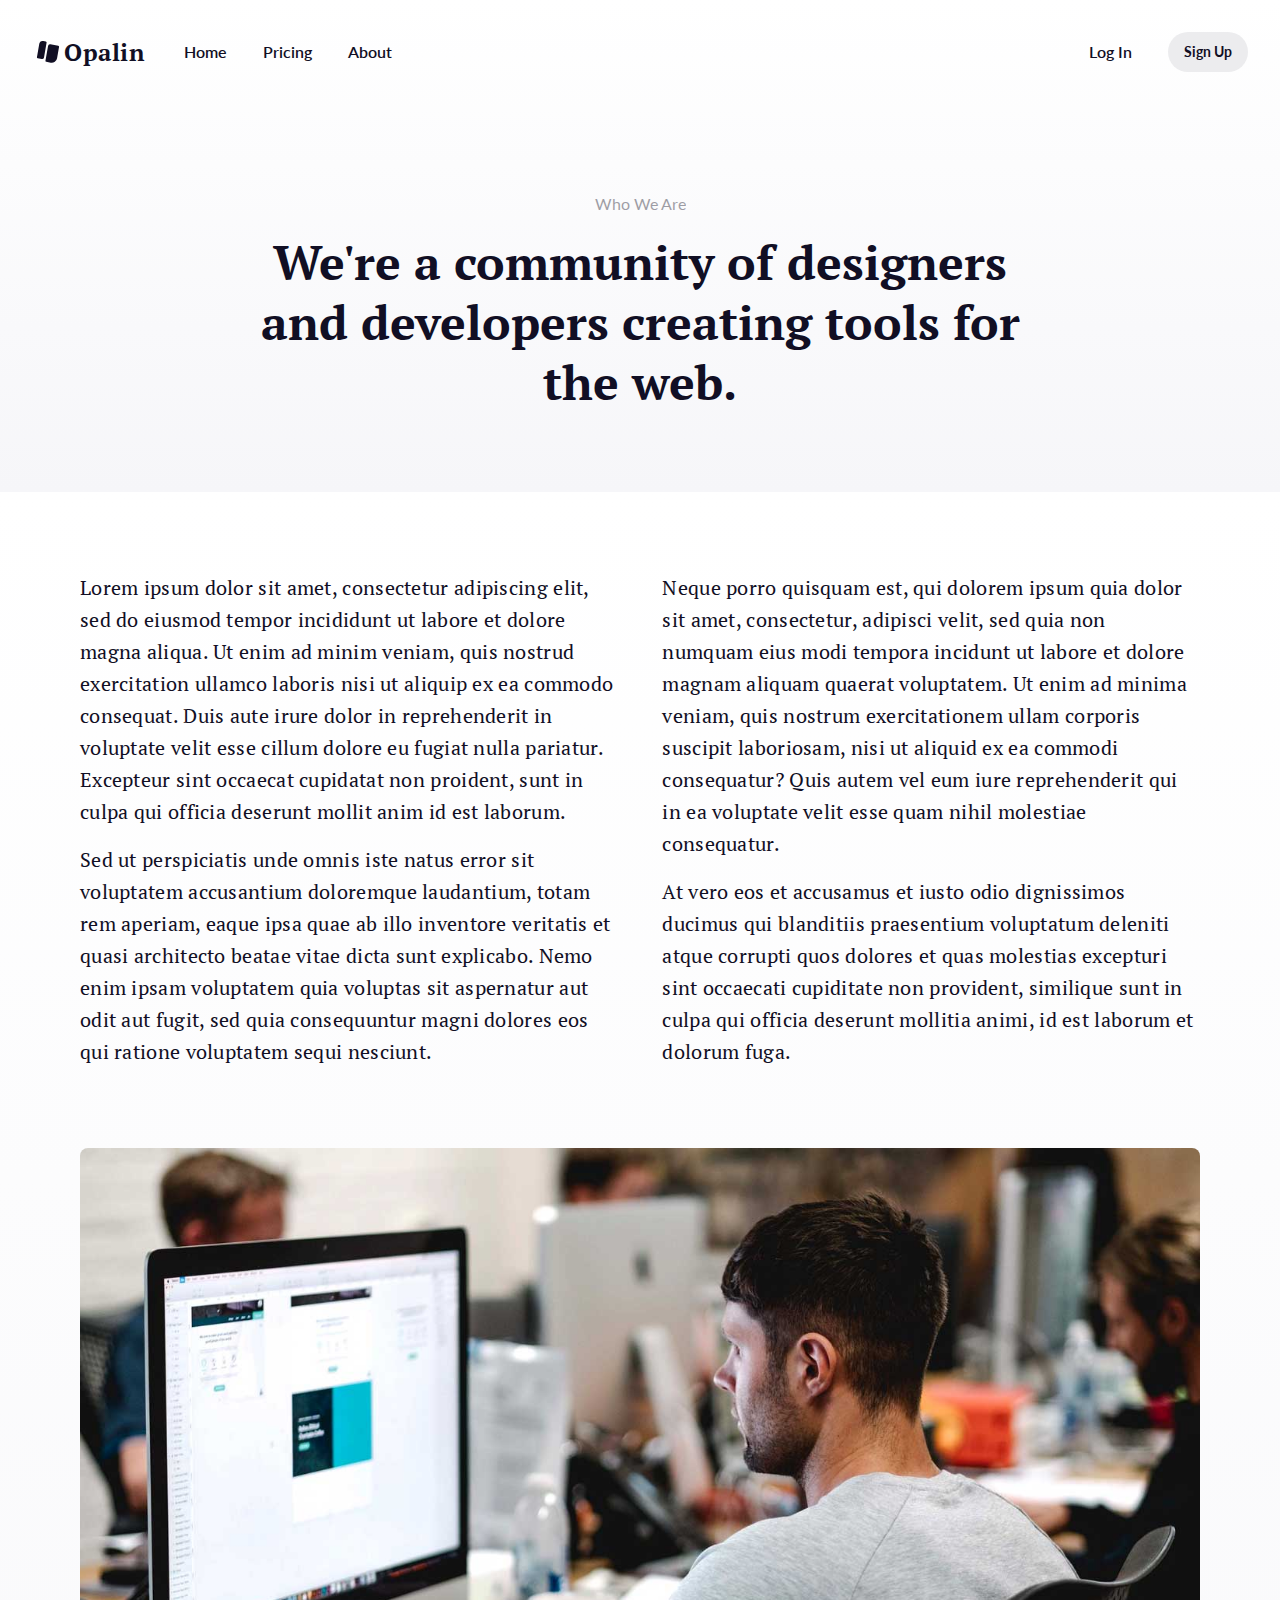
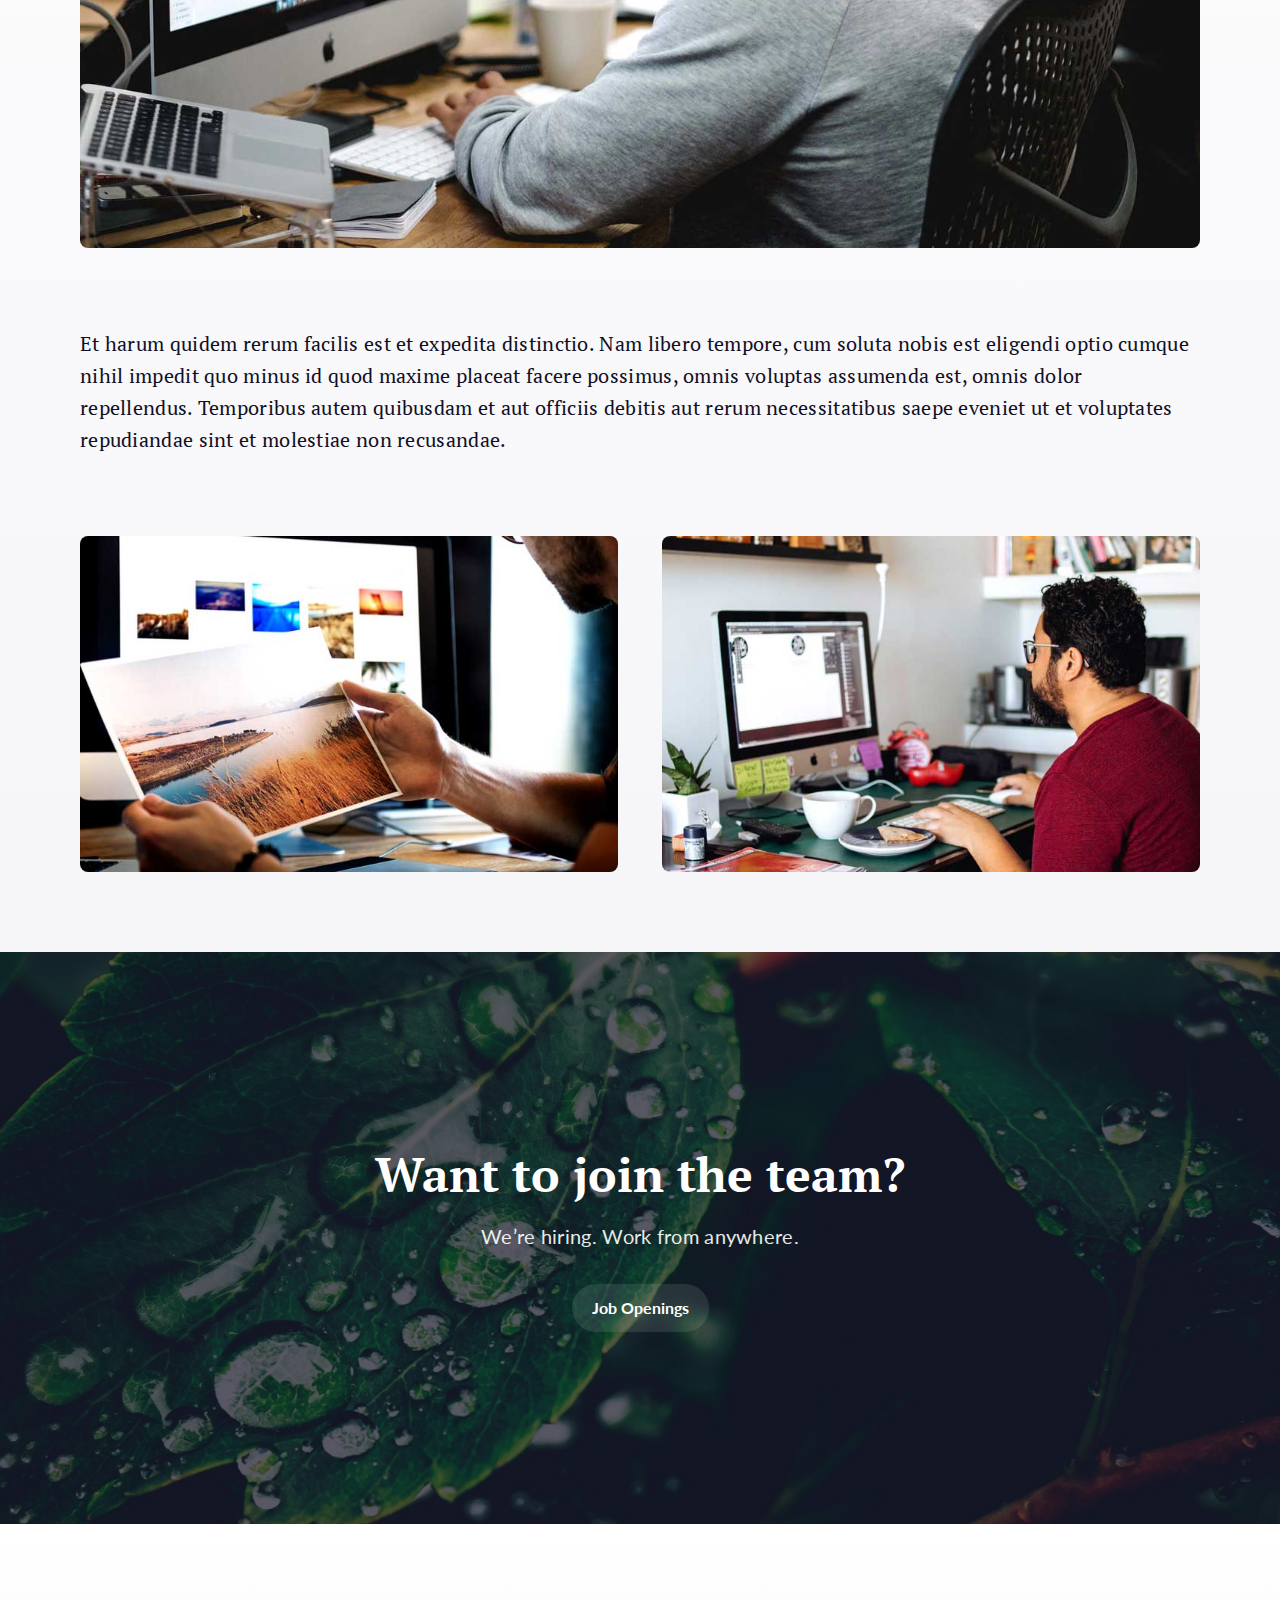
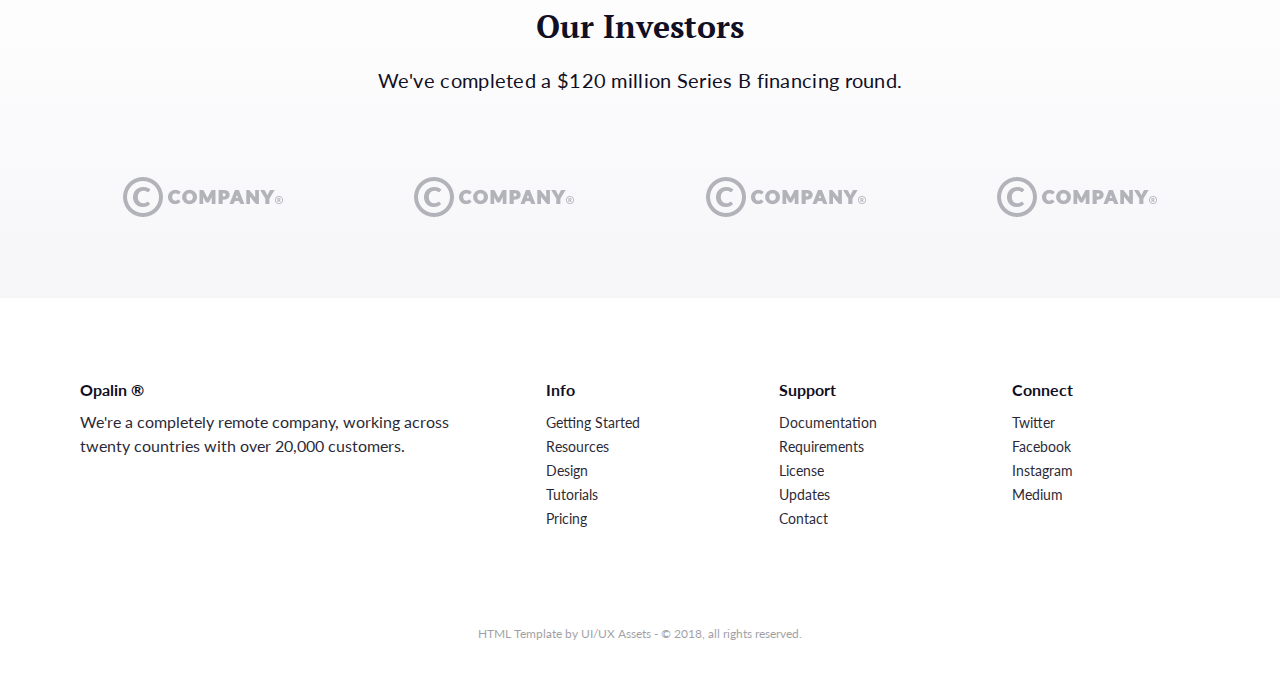
<file: about.html>
<!doctype html>
<html lang="en">
<head>
  <title>Opalin HTML Template - About</title>
  <meta charset="utf-8">
  <meta name="description" content="A minimal and responsive HTML5 landing page built on lightweight, clean and customizable code.">
  <meta name="viewport" content="width=device-width">
  <link rel="apple-touch-icon-precomposed" href="media/favicon.png">
  <link rel="icon" href="media/favicon.png">
  <link rel="mask-icon" href="media/favicon.svg" color="rgb(36,38,58)">
  <link rel="shortcut icon" href="media/favicon.png">
  <link rel="stylesheet" href="css/main.css">
</head>
<body class="page page-about preload">

  <header class="header-main">
    <nav>
      <a href="index.html" class="logo" rel="home"><svg xmlns="http://www.w3.org/2000/svg" xmlns:xlink="http://www.w3.org/1999/xlink" width="24" height="24" viewBox="0 0 24 24"><path d="M7.335 1.023l2.462.434a1 1 0 0 1 .811 1.159L8.004 17.388a2 2 0 0 1-2.317 1.622l-3.94-.694a1 1 0 0 1-.81-1.159L3.28 3.862a3.5 3.5 0 0 1 4.054-2.839zm7.039 3.272l7.878 1.39a1 1 0 0 1 .812 1.158l-1.997 11.325a5.5 5.5 0 0 1-6.372 4.461l-4.431-.78a1 1 0 0 1-.812-1.16l2.605-14.771a2 2 0 0 1 2.317-1.623z" fill="currentColor"/></svg><span>Opalin</span></a>
      <div class="nav-toggle"></div>
      <ul class="inline">
        <li><a href="index.html">Home</a></li>
        <li><a href="pricing.html">Pricing</a></li>
        <li><a href="about.html" class="active">About</a></li>
      </ul>
      <ul class="inline right">
        <li><a href="login.html">Log In</a></li>
        <li><a href="signup.html" class="button button-secondary button-m full-width-tablet" role="button">Sign Up</a></li>
      </ul>
    </nav>
  </header>

  <main>

    <section class="bg-gradient-light center padding padding-top">
      <div class="max-width-m">
        <p class="muted">Who We Are</p>
        <h1 class="hero">We're a community of designers and developers creating tools for the web.</h1>
      </div>
    </section>

    <section class="bg-gradient-light padding">
      <div class="max-width-l">
        <div class="row reduce-spacing">
          <div class="col-one-half">
            <p class="paragraph serif">Lorem ipsum dolor sit amet, consectetur adipiscing elit, sed do eiusmod tempor incididunt ut labore et dolore magna aliqua. Ut enim ad minim veniam, quis nostrud exercitation ullamco laboris nisi ut aliquip ex ea commodo consequat. Duis aute irure dolor in reprehenderit in voluptate velit esse cillum dolore eu fugiat nulla pariatur. Excepteur sint occaecat cupidatat non proident, sunt in culpa qui officia deserunt mollit anim id est laborum.</p>
            <p class="paragraph serif">Sed ut perspiciatis unde omnis iste natus error sit voluptatem accusantium doloremque laudantium, totam rem aperiam, eaque ipsa quae ab illo inventore veritatis et quasi architecto beatae vitae dicta sunt explicabo. Nemo enim ipsam voluptatem quia voluptas sit aspernatur aut odit aut fugit, sed quia consequuntur magni dolores eos qui ratione voluptatem sequi nesciunt.</p>
          </div>
          <div class="col-one-half">
            <p class="paragraph serif">Neque porro quisquam est, qui dolorem ipsum quia dolor sit amet, consectetur, adipisci velit, sed quia non numquam eius modi tempora incidunt ut labore et dolore magnam aliquam quaerat voluptatem. Ut enim ad minima veniam, quis nostrum exercitationem ullam corporis suscipit laboriosam, nisi ut aliquid ex ea commodi consequatur? Quis autem vel eum iure reprehenderit qui in ea voluptate velit esse quam nihil molestiae consequatur.</p>
            <p class="paragraph serif">At vero eos et accusamus et iusto odio dignissimos ducimus qui blanditiis praesentium voluptatum deleniti atque corrupti quos dolores et quas molestias excepturi sint occaecati cupiditate non provident, similique sunt in culpa qui officia deserunt mollitia animi, id est laborum et dolorum fuga.</p>
          </div>
        </div>
        <img class="full-width margin-bottom margin-top rounded" src="media/content/about-01.jpg" srcset="media/content/about-01.jpg 1x, media/content/about-01@2x.jpg 2x" alt="About">
        <p class="paragraph serif">Et harum quidem rerum facilis est et expedita distinctio. Nam libero tempore, cum soluta nobis est eligendi optio cumque nihil impedit quo minus id quod maxime placeat facere possimus, omnis voluptas assumenda est, omnis dolor repellendus. Temporibus autem quibusdam et aut officiis debitis aut rerum necessitatibus saepe eveniet ut et voluptates repudiandae sint et molestiae non recusandae.</p>
        <div class="row margin-top">
          <div class="col-one-half">
            <img class="full-width rounded" src="media/content/about-02.jpg" srcset="media/content/about-02.jpg 1x, media/content/about-02@2x.jpg 2x" alt="About">
          </div>
          <div class="col-one-half">
            <img class="full-width rounded" src="media/content/about-03.jpg" srcset="media/content/about-03.jpg 1x, media/content/about-03@2x.jpg 2x" alt="About">
          </div>
        </div>
      </div>
    </section>

    <section class="bg-image-07 dark overlay padding padding-bottom padding-top">
      <div class="center max-width-m">
        <h2>Want to join the team?</h2>
        <p class="paragraph">We’re hiring. Work from anywhere.</p>
        <a href="#" class="button button-secondary space-top" role="button">Job Openings</a>
      </div>
    </section>

    <section class="bg-gradient-light center padding">
      <div class="max-width-l">
        <div class="margin-bottom max-width-m">
          <h3>Our Investors</h3>
          <p class="paragraph">We've completed a $120 million Series B financing round.</p>
        </div>
        <div class="row min-two-columns">
          <div class="col-one-fourth">
            <img src="media/content/trusted-company.png" srcset="media/content/trusted-company.png 1x, media/content/trusted-company@2x.png 2x" alt="Trusted Company">
          </div>
          <div class="col-one-fourth">
            <img src="media/content/trusted-company.png" srcset="media/content/trusted-company.png 1x, media/content/trusted-company@2x.png 2x" alt="Trusted Company">
          </div>
          <div class="col-one-fourth">
            <img src="media/content/trusted-company.png" srcset="media/content/trusted-company.png 1x, media/content/trusted-company@2x.png 2x" alt="Trusted Company">
          </div>
          <div class="col-one-fourth">
            <img src="media/content/trusted-company.png" srcset="media/content/trusted-company.png 1x, media/content/trusted-company@2x.png 2x" alt="Trusted Company">
          </div>
        </div>
      </div>
    </section>

  </main>

  <footer class="footer-main">
    <div class="padding">
      <div class="row center-desktop max-width-l">
        <div class="col-two-fifths">
          <h6>Opalin ®</h6>
          <p>We're a completely remote company, working across twenty countries with over 20,000 customers.</p>
        </div>
        <div class="col-one-fifth">
          <h6>Info</h6>
          <ul class="blank">
            <li><a href="#">Getting Started</a></li>
            <li><a href="#">Resources</a></li>
            <li><a href="#">Design</a></li>
            <li><a href="#">Tutorials</a></li>
            <li><a href="#">Pricing</a></li>
          </ul>
        </div>
        <div class="col-one-fifth">
          <h6>Support</h6>
          <ul class="blank">
            <li><a href="#">Documentation</a></li>
            <li><a href="#">Requirements</a></li>
            <li><a href="#">License</a></li>
            <li><a href="#">Updates</a></li>
            <li><a href="#">Contact</a></li>
          </ul>
        </div>
        <div class="col-one-fifth">
          <h6>Connect</h6>
          <ul class="blank">
            <li><a href="#">Twitter</a></li>
            <li><a href="#">Facebook</a></li>
            <li><a href="#">Instagram</a></li>
            <li><a href="#">Medium</a></li>
          </ul>
        </div>
      </div>
    </div>
    <p class="copyright"><span>HTML Template by </span><a href="https://uiuxassets.com/" target="_blank">UI/UX Assets</a><span> - © 2018, all rights reserved.</span></p>
  </footer>

  <script src="js/main.js"></script>
</body>
</html>
</file>
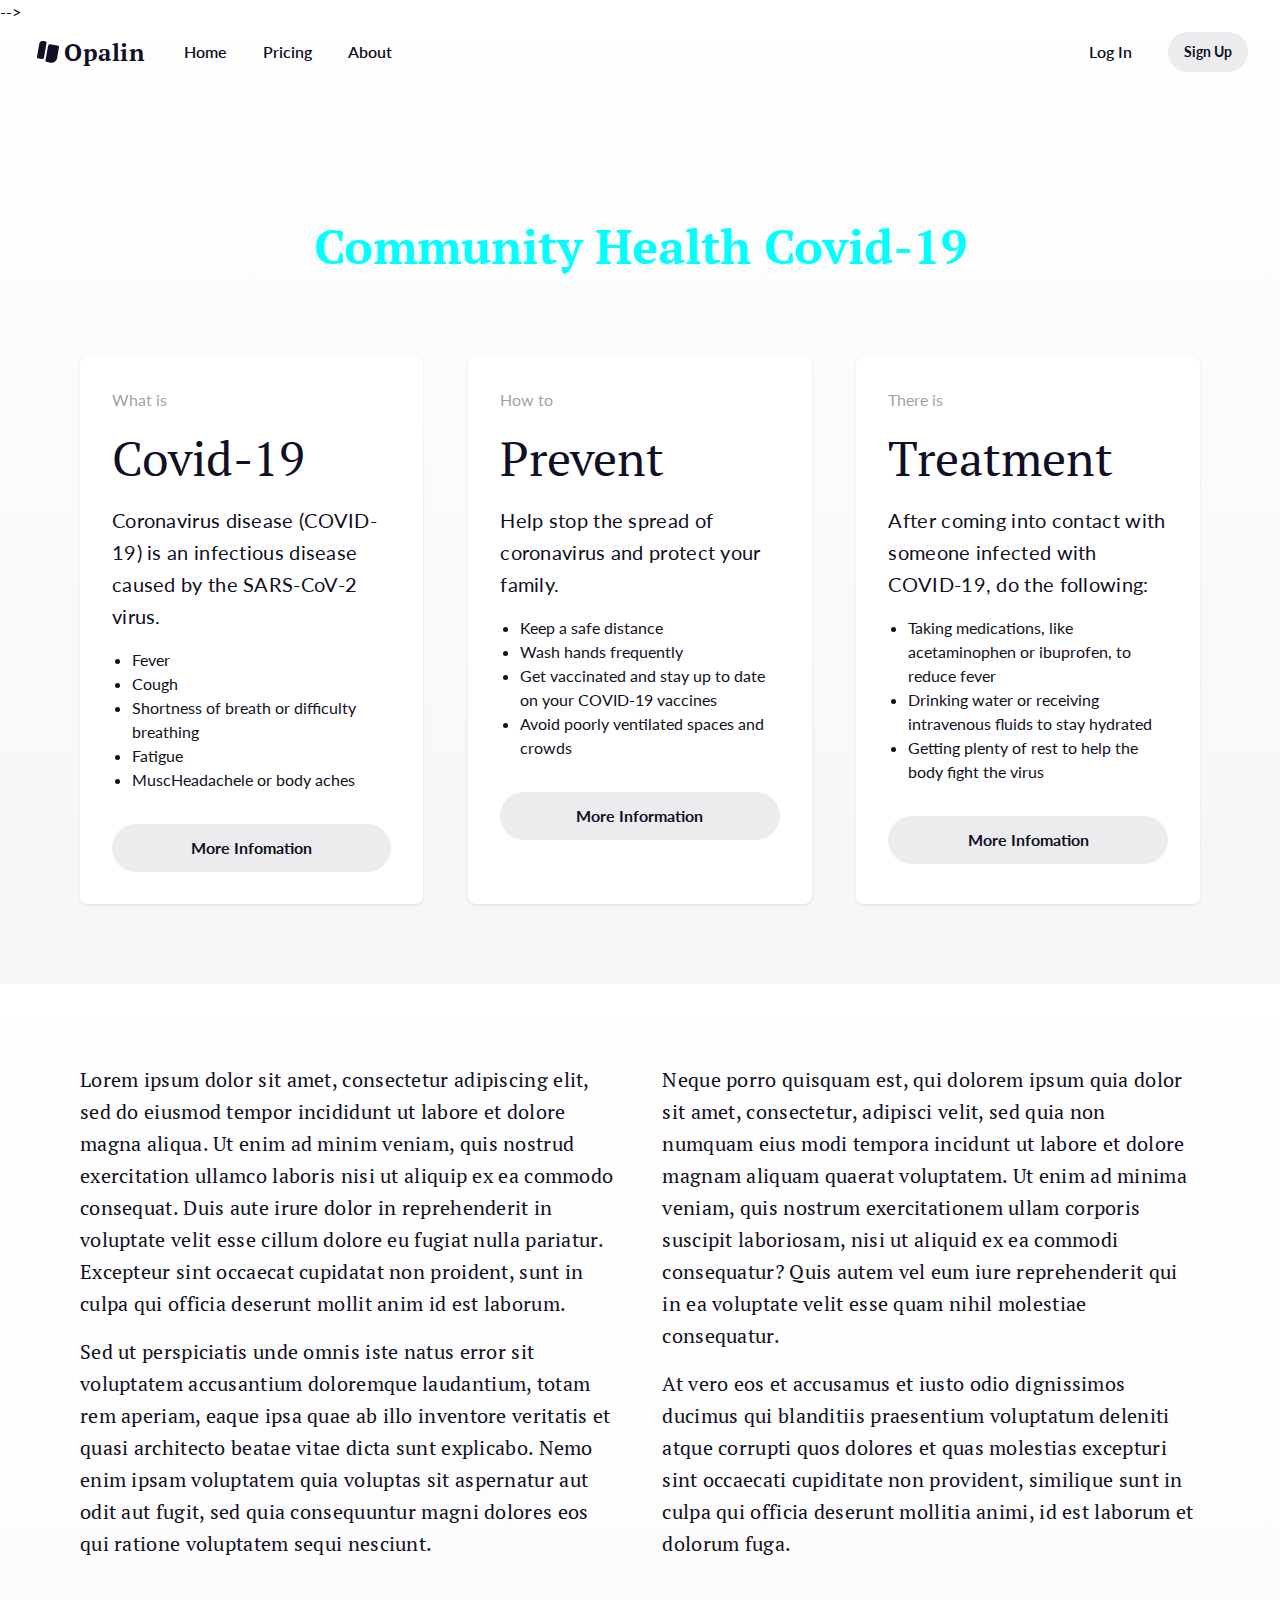
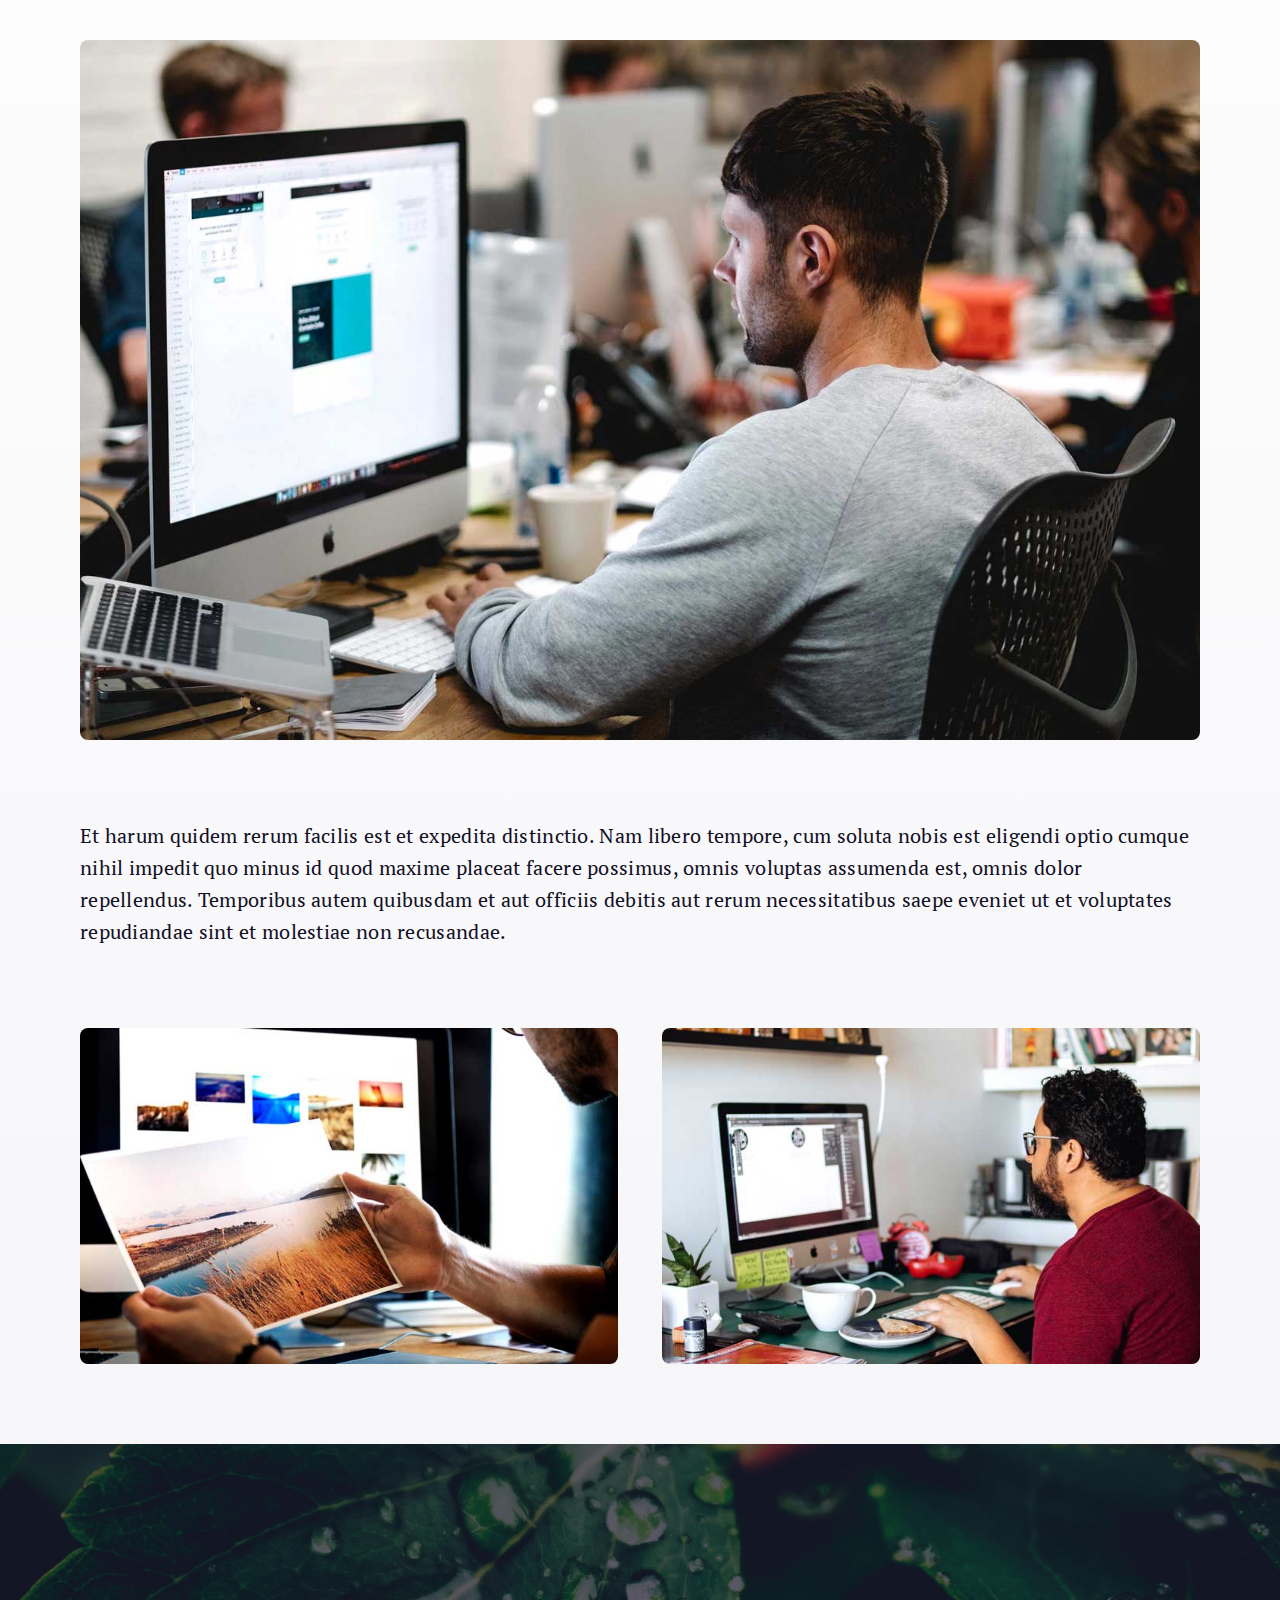
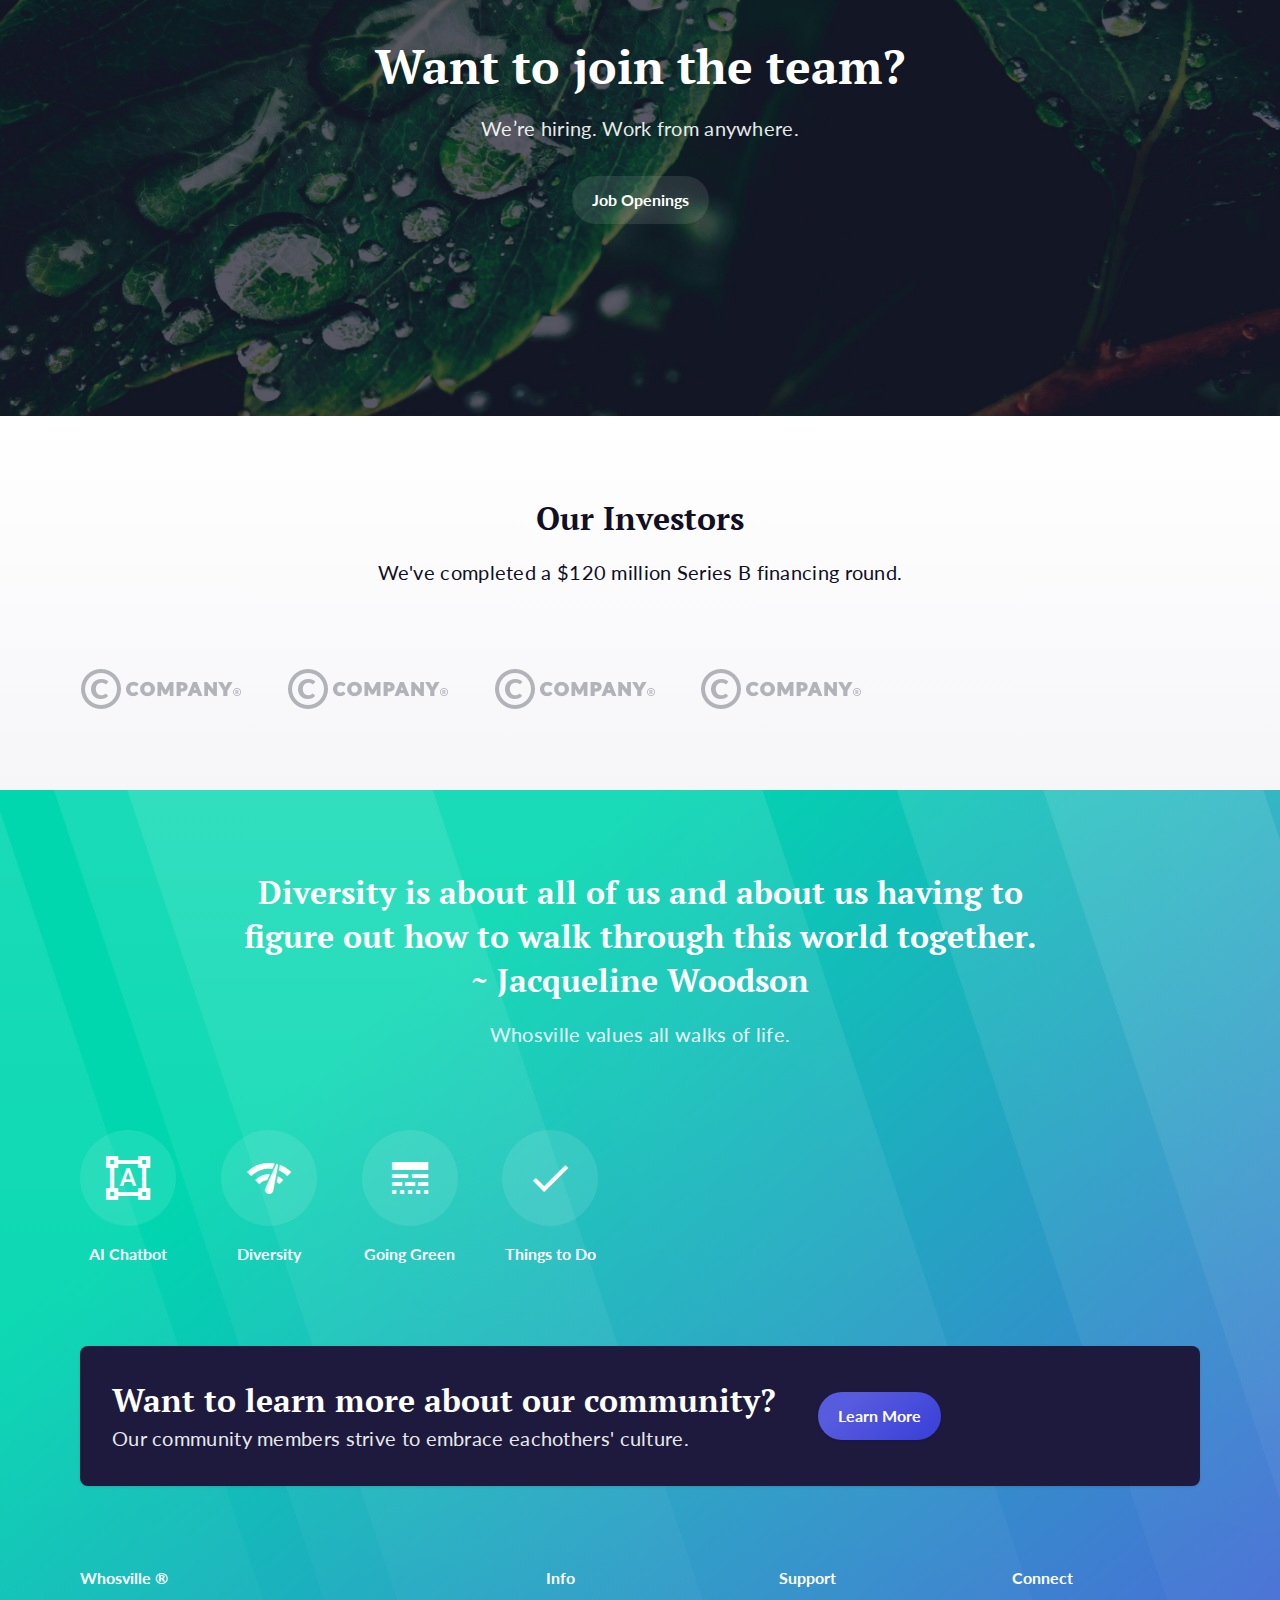
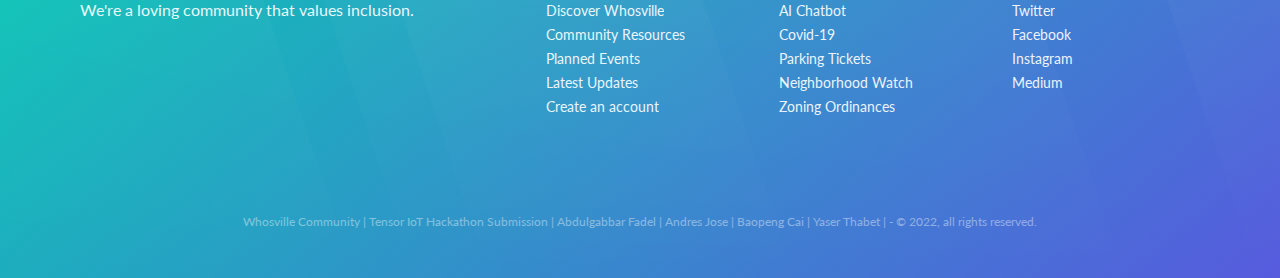
<file: covid.html>
<!doctype html>
<html lang="en">
<head>
  <title>Opalin HTML Template - About</title>
  <meta charset="utf-8">
  <meta name="description" content="A minimal and responsive HTML5 landing page built on lightweight, clean and customizable code.">
  <meta name="viewport" content="width=device-width">
  <link rel="apple-touch-icon-precomposed" href="media/favicon.png">
  <link rel="icon" href="media/favicon.png">
  <link rel="mask-icon" href="media/favicon.svg" color="rgb(36,38,58)">
  <link rel="shortcut icon" href="media/favicon.png">
 <link rel="stylesheet" href="./covid.css"> -->
  <link rel="stylesheet" href="css/main.css">
</head>
<body class="page page-about preload">

  <header class="header-main">
    <nav>
      <a href="index.html" class="logo" rel="home"><svg xmlns="http://www.w3.org/2000/svg" xmlns:xlink="http://www.w3.org/1999/xlink" width="24" height="24" viewBox="0 0 24 24"><path d="M7.335 1.023l2.462.434a1 1 0 0 1 .811 1.159L8.004 17.388a2 2 0 0 1-2.317 1.622l-3.94-.694a1 1 0 0 1-.81-1.159L3.28 3.862a3.5 3.5 0 0 1 4.054-2.839zm7.039 3.272l7.878 1.39a1 1 0 0 1 .812 1.158l-1.997 11.325a5.5 5.5 0 0 1-6.372 4.461l-4.431-.78a1 1 0 0 1-.812-1.16l2.605-14.771a2 2 0 0 1 2.317-1.623z" fill="currentColor"/></svg><span>Opalin</span></a>
      <div class="nav-toggle"></div>
      <ul class="inline">
        <li><a href="index.html">Home</a></li>
        <li><a href="pricing.html">Pricing</a></li>
        <li><a href="about.html" class="active">About</a></li>
      </ul>
      <ul class="inline right">
        <li><a href="login.html">Log In</a></li>
        <li><a href="signup.html" class="button button-secondary button-m full-width-tablet" role="button">Sign Up</a></li>
      </ul>
    </nav>
  </header>

  <main>

    <section class="bg-gradient-light padding padding-top">
        <div class="center max-width-l">
          <h1 class="hero">Community Health Covid-19</h1>
        </div>
        <div class="row margin-top max-width-l">
          <div class="col-one-third card card-content">
            <p class="muted">What is </p>
            <h2>
              <span class="pricing-price">Covid-19</span>
            </h2>
            <p class="paragraph">Coronavirus disease (COVID-19) is an infectious disease caused by the SARS-CoV-2 virus.</p>
            <ul class="space-bottom">
              <li>Fever</li>
              <li>Cough</li>
              <li>Shortness of breath or difficulty breathing</li>
              <li>Fatigue</li>
              <li>MuscHeadachele or body aches</li>
            </ul>
            <a href="https://www.who.int/health-topics/coronavirus#tab=tab_1" class="button button-secondary full-width space-top" role="button">More Infomation</a>
          </div>
          <div class="col-one-third card card-content">
            <p class="muted">How to </p>
            <h2>
              <span class="pricing-price">Prevent</spanm> 
            </h2>
            <p class="paragraph">Help stop the spread of coronavirus and protect your family.</p>
            <ul class="space-bottom">
              <li>Keep a safe distance</li>
              <li>Wash hands frequently</li>
              <li>Get vaccinated and stay up to date on your COVID-19 vaccines</li>
              <li>Avoid poorly ventilated spaces and crowds</li>             
            </ul>
            <a href="https://www.who.int/zh/emergencies/diseases/novel-coronavirus-2019/advice-for-public" class="button button-secondary full-width space-top" role="button">More Information</a>
          </div>
          <div class="col-one-third card card-content">
            <p class="muted">There is</p>
            <h2>
              <span class="pricing-price">Treatment</span>            
            </h2>
            <p class="paragraph">After coming into contact with someone infected with COVID-19, do the following:</p>
            <ul class="space-bottom">
              <li>Taking medications, like acetaminophen or ibuprofen, to reduce fever</li>
              <li>Drinking water or receiving intravenous fluids to stay hydrated</li>
              <li>Getting plenty of rest to help the body fight the virus</li>
            </ul>
            <a href="https://www.who.int/zh/emergencies/diseases/novel-coronavirus-2019/question-and-answers-hub/q-a-detail/coronavirus-disease-covid-19" class="button button-secondary full-width space-top" role="button">More Infomation</a>
          </div>
        </div>
      </section>
 
    
    
  


    <section class="bg-gradient-light padding">
      <div class="max-width-l">
        <div class="row reduce-spacing">
          <div class="col-one-half">
            <p class="paragraph serif">Lorem ipsum dolor sit amet, consectetur adipiscing elit, sed do eiusmod tempor incididunt ut labore et dolore magna aliqua. Ut enim ad minim veniam, quis nostrud exercitation ullamco laboris nisi ut aliquip ex ea commodo consequat. Duis aute irure dolor in reprehenderit in voluptate velit esse cillum dolore eu fugiat nulla pariatur. Excepteur sint occaecat cupidatat non proident, sunt in culpa qui officia deserunt mollit anim id est laborum.</p>
            <p class="paragraph serif">Sed ut perspiciatis unde omnis iste natus error sit voluptatem accusantium doloremque laudantium, totam rem aperiam, eaque ipsa quae ab illo inventore veritatis et quasi architecto beatae vitae dicta sunt explicabo. Nemo enim ipsam voluptatem quia voluptas sit aspernatur aut odit aut fugit, sed quia consequuntur magni dolores eos qui ratione voluptatem sequi nesciunt.</p>
          </div>
          <div class="col-one-half">
            <p class="paragraph serif">Neque porro quisquam est, qui dolorem ipsum quia dolor sit amet, consectetur, adipisci velit, sed quia non numquam eius modi tempora incidunt ut labore et dolore magnam aliquam quaerat voluptatem. Ut enim ad minima veniam, quis nostrum exercitationem ullam corporis suscipit laboriosam, nisi ut aliquid ex ea commodi consequatur? Quis autem vel eum iure reprehenderit qui in ea voluptate velit esse quam nihil molestiae consequatur.</p>
            <p class="paragraph serif">At vero eos et accusamus et iusto odio dignissimos ducimus qui blanditiis praesentium voluptatum deleniti atque corrupti quos dolores et quas molestias excepturi sint occaecati cupiditate non provident, similique sunt in culpa qui officia deserunt mollitia animi, id est laborum et dolorum fuga.</p>
          </div>
        </div>
        <img class="full-width margin-bottom margin-top rounded" src="media/content/about-01.jpg" srcset="media/content/about-01.jpg 1x, media/content/about-01@2x.jpg 2x" alt="About">
        <p class="paragraph serif">Et harum quidem rerum facilis est et expedita distinctio. Nam libero tempore, cum soluta nobis est eligendi optio cumque nihil impedit quo minus id quod maxime placeat facere possimus, omnis voluptas assumenda est, omnis dolor repellendus. Temporibus autem quibusdam et aut officiis debitis aut rerum necessitatibus saepe eveniet ut et voluptates repudiandae sint et molestiae non recusandae.</p>
        <div class="row margin-top">
          <div class="col-one-half">
            <img class="full-width rounded" src="media/content/about-02.jpg" srcset="media/content/about-02.jpg 1x, media/content/about-02@2x.jpg 2x" alt="About">
          </div>
          <div class="col-one-half">
            <img class="full-width rounded" src="media/content/about-03.jpg" srcset="media/content/about-03.jpg 1x, media/content/about-03@2x.jpg 2x" alt="About">
          </div>
        </div>
      </div>
    </section>

    <section class="bg-image-07 dark overlay padding padding-bottom padding-top">
      <div class="center max-width-m">
        <h2>Want to join the team?</h2>
        <p class="paragraph">We’re hiring. Work from anywhere.</p>
        <a href="#" class="button button-secondary space-top" role="button">Job Openings</a>
      </div>
    </section>

    <section class="bg-gradient-light center padding">
      <div class="max-width-l">
        <div class="margin-bottom max-width-m">
          <h3>Our Investors</h3>
          <p class="paragraph">We've completed a $120 million Series B financing round.</p>
        </div>
        <div class="row min-two-columns">
          <div class="col-one-three">
            <img src="media/content/trusted-company.png" srcset="media/content/trusted-company.png 1x, media/content/trusted-company@2x.png 2x" alt="Trusted Company">
          </div>
          <div class="col-one-three">
            <img src="media/content/trusted-company.png" srcset="media/content/trusted-company.png 1x, media/content/trusted-company@2x.png 2x" alt="Trusted Company">
          </div>
          <div class="col-one-three">
            <img src="media/content/trusted-company.png" srcset="media/content/trusted-company.png 1x, media/content/trusted-company@2x.png 2x" alt="Trusted Company">
          </div>
          <div class="col-one-three">
            <img src="media/content/trusted-company.png" srcset="media/content/trusted-company.png 1x, media/content/trusted-company@2x.png 2x" alt="Trusted Company">
          </div>
        </div>
      </div>
    </section>

  </main>

  <footer class="footer-main bg-gradient-primary dark overlay-shape-06">
    <div class="padding">
      <div class="center margin-bottom max-width-m">
        <h3>Diversity is about all of us and about us having to figure out how to walk through this world together.
          ~ Jacqueline Woodson</h3>
        <p class="paragraph">Whosville values all walks of life.</p>
      </div>
      <div class="center margin-bottom max-width-l">
        <div class="row margin-bottom min-two-columns">
          <div class="col-one-three">
            <i class="feature-icons material-icons bg-gradient-pink">format_shapes</i>
            <h6>AI Chatbot</h6>
          </div>
          <div class="col-one-three">
            <i class="feature-icons material-icons bg-gradient-cyan">network_check</i>
            <h6>Diversity</h6>
          </div>
          <div class="col-one-three">
            <i class="feature-icons material-icons bg-gradient-green">line_style</i>
            <h6>Going Green</h6>
          </div>
          <div class="col-one-three">
            <i class="feature-icons material-icons bg-gradient-indigo">check</i>
            <h6>Things to Do</h6>
          </div>
        </div>
      </div>
      <div class="card card-content dark margin-bottom max-width-l">
        <form class="row reduce-spacing">
          <div class="col-two-col-one-threes center-tablet middle">
            <h3 class="space-none">Want to learn more about our community?</h3>
            <p class="paragraph">Our community members strive to embrace eachothers' culture.</p>
          </div>
          <div class="col-one-three middle">
            <a href="signup.html" class="button button-primary" role="button">Learn More</a>
          </div>
        </form>
      </div>
      <div class="row center-desktop max-width-l">
        <div class="col-two-fifths">
          <h6>Whosville ®</h6>
          <p>We're a loving community that values inclusion.</p>
        </div>
        <div class="col-one-fifth">
          <h6>Info</h6>
          <ul class="blank">
            <li><a href="#">Discover Whosville</a></li>
            <li><a href="#">Community Resources</a></li>
            <li><a href="#">Planned Events</a></li>
            <li><a href="#">Latest Updates</a></li>
            <li><a href="#">Create an account</a></li>
          </ul>
        </div>
        <div class="col-one-fifth">
          <h6>Support</h6>
          <ul class="blank">
            <li><a href="#">AI Chatbot</a></li>
            <li><a href="#">Covid-19</a></li>
            <li><a href="#">Parking Tickets</a></li>
            <li><a href="#">Neighborhood Watch</a></li>
            <li><a href="#">Zoning Ordinances</a></li>
          </ul>
        </div>
        <div class="col-one-fifth">
          <h6>Connect</h6>
          <ul class="blank">
            <li><a href="#">Twitter</a></li>
            <li><a href="#">Facebook</a></li>
            <li><a href="#">Instagram</a></li>
            <li><a href="#">Medium</a></li>
          </ul>
        </div>
      </div>
    </div>
    <p class="copyright"><span>Whosville Community | Tensor IoT Hackathon Submission </span><a href="https://github.com/ADJ43/Whosville-Web-Application" target="_blank">| Abdulgabbar Fadel | Andres Jose | Baopeng Cai | Yaser Thabet | </a><span> - © 2022, all rights reserved.</span></p>
  </footer>
  
  <script src="js/main.js"></script>
</body>
</html>
</file>
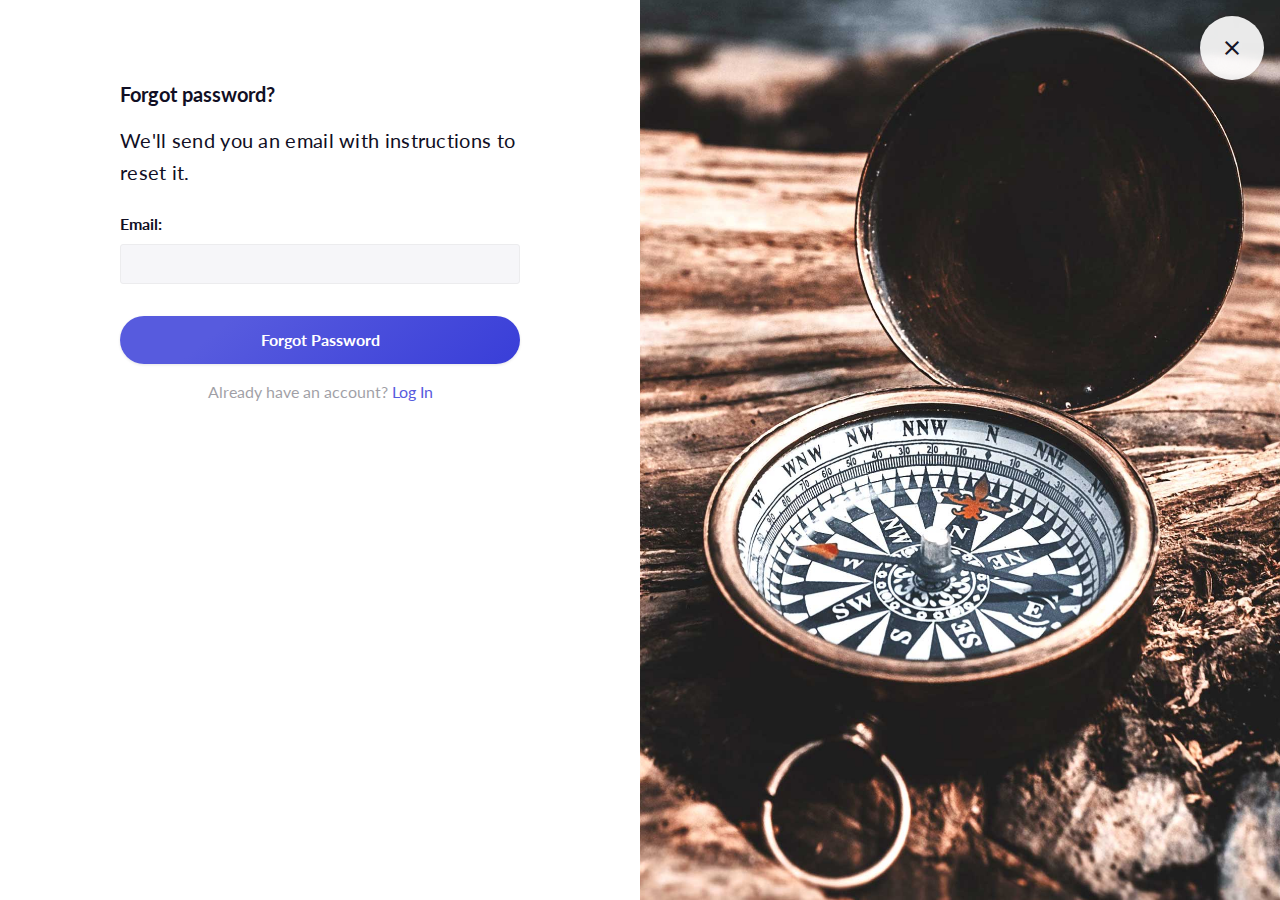
<file: forgot-password.html>
<!doctype html>
<html lang="en">
<head>
  <title>Opalin HTML Template - Forgot Password</title>
  <meta charset="utf-8">
  <meta name="description" content="A minimal and responsive HTML5 landing page built on lightweight, clean and customizable code.">
  <meta name="viewport" content="width=device-width">
  <link rel="apple-touch-icon-precomposed" href="media/favicon.png">
  <link rel="icon" href="media/favicon.png">
  <link rel="mask-icon" href="media/favicon.svg" color="rgb(36,38,58)">
  <link rel="shortcut icon" href="media/favicon.png">
  <link rel="stylesheet" href="css/main.css">
</head>
<body class="page page-onboarding preload">

  <main>

    <a href="index.html" class="button button-close" role="button"></a>

    <section class="row no-gutter reverse-order">
      <div class="col-one-half middle padding">
        <div class="max-width-s">
          <h5>Forgot password?</h5>
          <p class="paragraph">We'll send you an email with instructions to reset it.</p>
          <form>
            <div class="form-group">
              <label for="email">Email:</label>
              <input id="email" type="email" name="email">
            </div>
            <a href="#" class="button button-primary full-width space-top" role="button">Forgot Password</a>
          </form>
        </div>
        <div class="center max-width-s space-top">
          <span class="muted">Already have an account? </span><a href="login.html">Log In</a>
        </div>
      </div>
      <div class="col-one-half bg-image-06 featured-image"></div>
    </section>

  </main>

  <script src="js/main.js"></script>
</body>
</html>
</file>
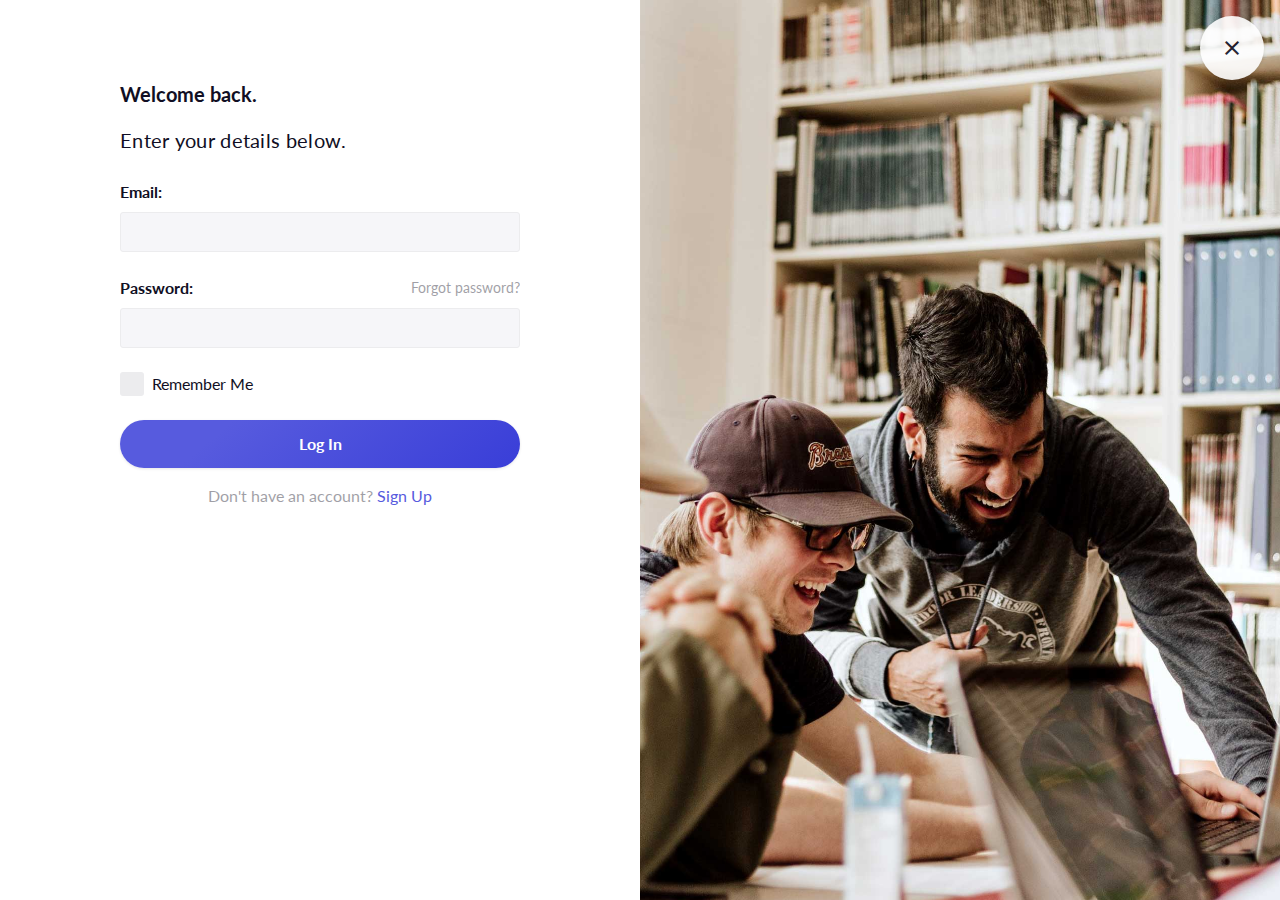
<file: login.html>
<!doctype html>
<html lang="en">
<head>
  <title>Opalin HTML Template - Log In</title>
  <meta charset="utf-8">
  <meta name="description" content="A minimal and responsive HTML5 landing page built on lightweight, clean and customizable code.">
  <meta name="viewport" content="width=device-width">
  <link rel="apple-touch-icon-precomposed" href="media/favicon.png">
  <link rel="icon" href="media/favicon.png">
  <link rel="mask-icon" href="media/favicon.svg" color="rgb(36,38,58)">
  <link rel="shortcut icon" href="media/favicon.png">
  <link rel="stylesheet" href="css/main.css">
</head>
<body class="page page-onboarding preload">

  <main>

    <a href="index.html" class="button button-close" role="button"></a>

    <section class="row no-gutter reverse-order">
      <div class="col-one-half middle padding">
        <div class="max-width-s">
          <h5>Welcome back.</h5>
          <p class="paragraph">Enter your details below.</p>
          <form>
            <div class="form-group">
              <label for="email">Email:</label>
              <input id="email" type="email" name="email">
            </div>
            <div class="form-group">
              <label for="password">Password:</label>
              <input id="password" type="password" name="login-password">
              <a href="forgot-password.html" class="form-help">Forgot password?</a>
            </div>
            <div class="form-group">
              <input id="remember-me" type="checkbox" name="remember-me">
              <label for="remember-me" class="checkbox">Remember Me</label>
            </div>
            <a href="#" class="button button-primary full-width" role="button">Log In</a>
          </form>
        </div>
        <div class="center max-width-s space-top">
          <span class="muted">Don't have an account? </span><a href="signup.html">Sign Up</a>
        </div>
      </div>
      <div class="col-one-half bg-image-04 featured-image"></div>
    </section>

  </main>

  <script src="js/main.js"></script>
    <script src="/js/firebase.js"></script>
</body>
</html>
</file>
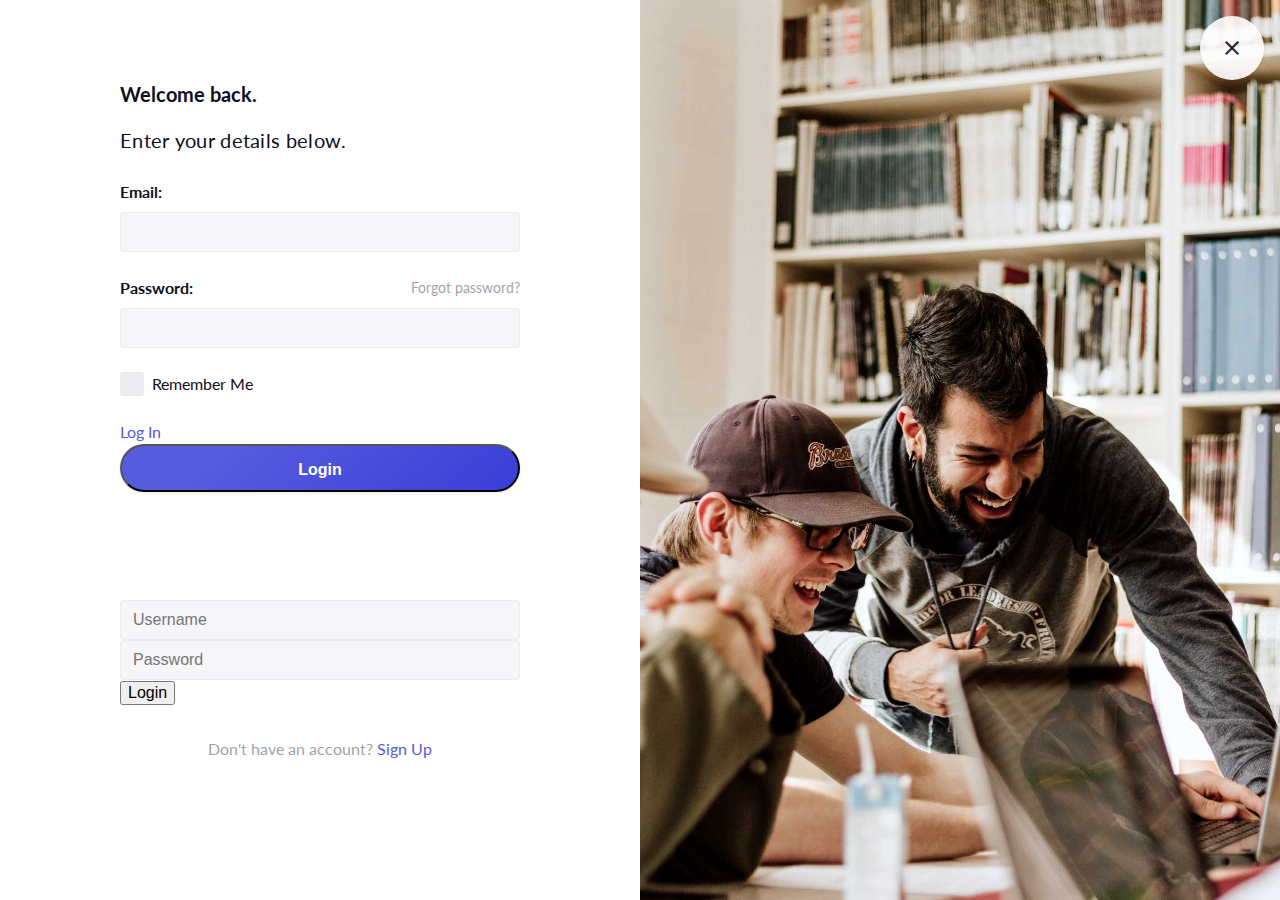
<file: loginOld.html>
<!doctype html>
<html lang="en">
<head>
  <title>Opalin HTML Template - Log In</title>
  <meta charset="utf-8">
  <meta name="description" content="A minimal and responsive HTML5 landing page built on lightweight, clean and customizable code.">
  <meta name="viewport" content="width=device-width">
  <link rel="apple-touch-icon-precomposed" href="media/favicon.png">
  <link rel="icon" href="media/favicon.png">
  <link rel="mask-icon" href="media/favicon.svg" color="rgb(36,38,58)">
  <link rel="shortcut icon" href="media/favicon.png">
  <link rel="stylesheet" href="css/main.css">
</head>
<body class="page page-onboarding preload">

  <main>

    <a href="index.html" class="button button-close" role="button"></a>

    <section class="row no-gutter reverse-order">
      <div class="col-one-half middle padding">
        <div class="max-width-s">
          <h5>Welcome back.</h5>
          <p class="paragraph">Enter your details below.</p>
          <form id="login-form">
            <div class="form-group">
              <label for="email">Email:</label>
              <input id="email" type="email" name="email">
            </div>
            <div class="form-group">
              <label for="password">Password:</label>
              <input id="password" type="password" name="login-password">
              <a href="forgot-password.html" class="form-help">Forgot password?</a>
            </div>
            <div class="form-group">
              <input id="remember-me" type="checkbox" name="remember-me">
              <label for="remember-me" class="checkbox">Remember Me</label>
            </div>
            <a href="#"   id="login-form-submit">Log In</a>
            <input type="submit"  class="button button-primary full-width" value="Login" id="login-form-submit"/>
          </form>
          <div id="login-error-msg-holder">
            <p id="login-error-msg">Invalid username <span id="error-msg-second-line">and/or password</span></p>
          </div>

          <form id="login-form">
            <div class="form-group">
            <input type="text" name="username" id="username-field" class="login-form-field" placeholder="Username">
            <input type="password" name="password" id="password-field" class="login-form-field" placeholder="Password">
            <input type="submit" onClick="" value="Login" id="login-form-submit">
          </div>
          </form>

        </div>
        <div class="center max-width-s space-top">
          <span class="muted">Don't have an account? </span><a href="signup.html">Sign Up</a>
        </div>
      </div>
      <div class="col-one-half bg-image-04 featured-image"></div>
    </section>

  </main>

  <script src="js/main.js"></script>
    <script type="text/javascript">
const loginForm = document.getElementById("login-form");
const loginButton = document.getElementById("login-form-submit");
const loginErrorMsg = document.getElementById("login-error-msg");

function login(loginForm, loginButton, loginErrorMsg) {
  e.preventDefault();
    alert("caca")
    const username = loginForm.username.value;
    const password = loginForm.password.value;
    console.log("activated")

    if (username === "user@mail.com" && password === "123456") {
      e.preventDefault();
        alert("You have successfully logged in.");
        location.reload();
        window.location.replace = "http://127.0.0.1:5500/index.html";

    } else {
      e.preventDefault();
        loginErrorMsg.style.opacity = 1;
    }
})
    </script>
</body>
</html>
</file>
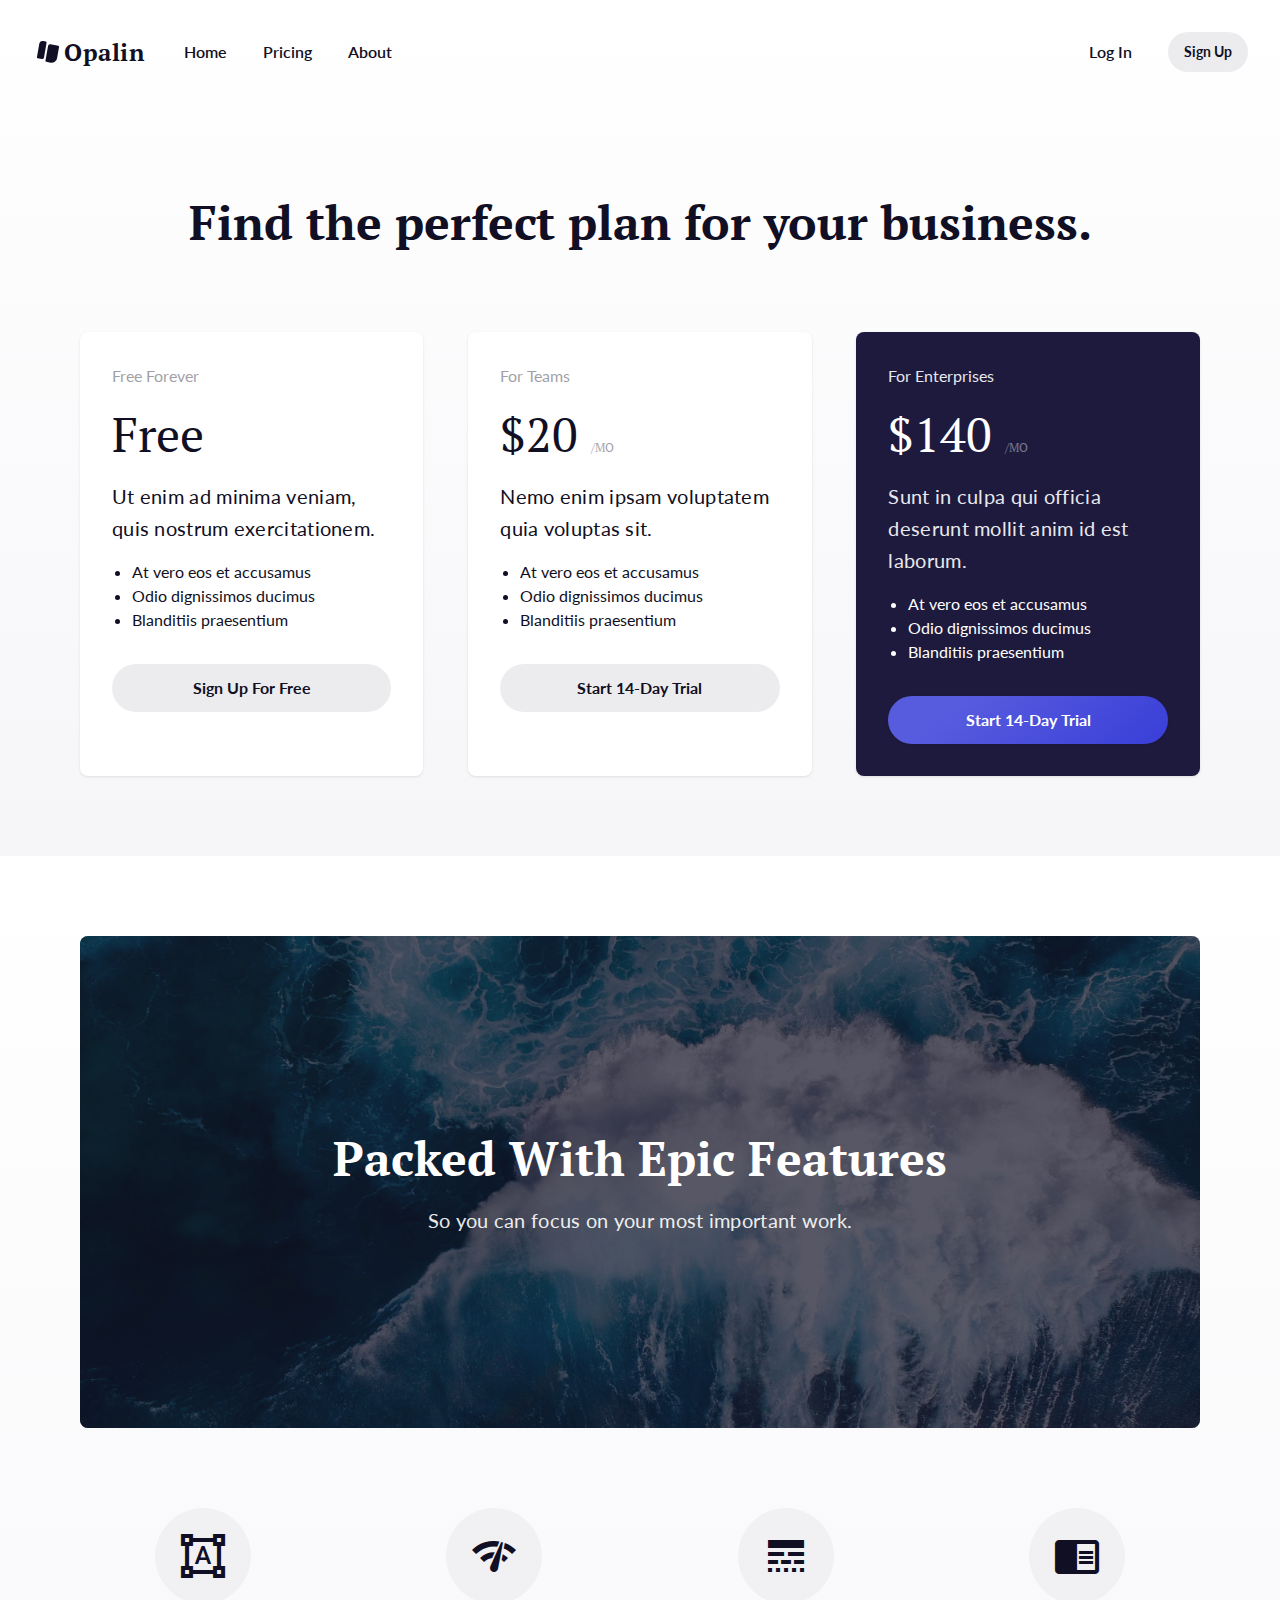
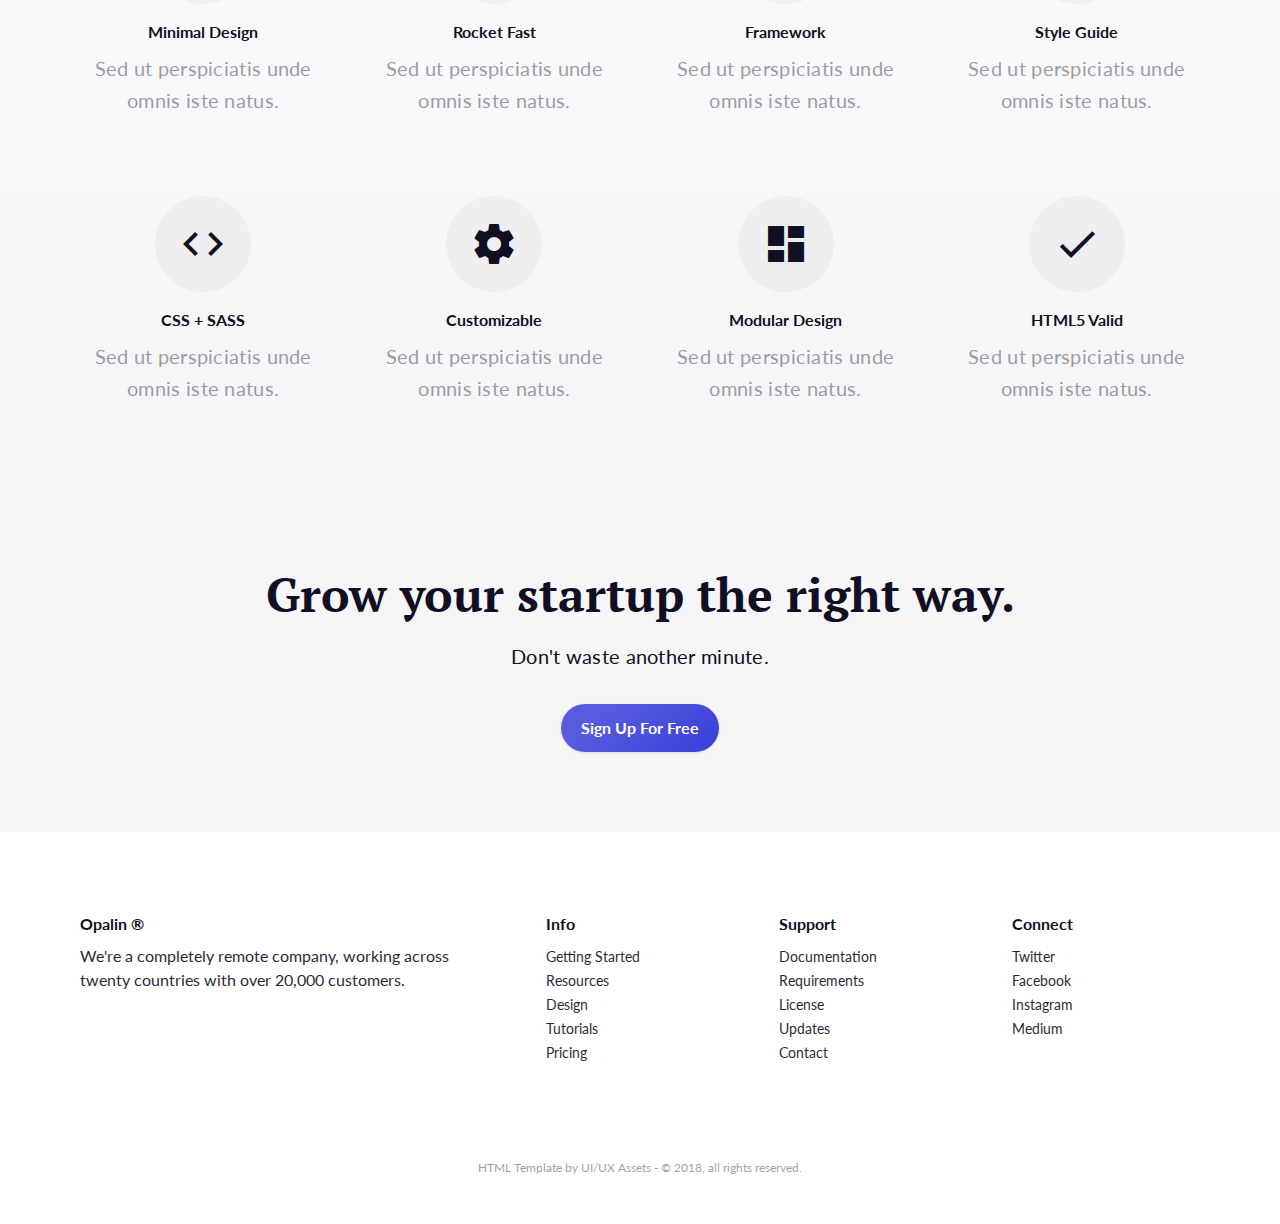
<file: pricing.html>
<!doctype html>
<html lang="en">
<head>
  <title>Opalin HTML Template - Pricing</title>
  <meta charset="utf-8">
  <meta name="description" content="A minimal and responsive HTML5 landing page built on lightweight, clean and customizable code.">
  <meta name="viewport" content="width=device-width">
  <link rel="apple-touch-icon-precomposed" href="media/favicon.png">
  <link rel="icon" href="media/favicon.png">
  <link rel="mask-icon" href="media/favicon.svg" color="rgb(36,38,58)">
  <link rel="shortcut icon" href="media/favicon.png">
  <link rel="stylesheet" href="css/main.css">
</head>
<body class="page page-pricing preload">

  <header class="header-main">
    <nav>
      <a href="index.html" class="logo" rel="home"><svg xmlns="http://www.w3.org/2000/svg" xmlns:xlink="http://www.w3.org/1999/xlink" width="24" height="24" viewBox="0 0 24 24"><path d="M7.335 1.023l2.462.434a1 1 0 0 1 .811 1.159L8.004 17.388a2 2 0 0 1-2.317 1.622l-3.94-.694a1 1 0 0 1-.81-1.159L3.28 3.862a3.5 3.5 0 0 1 4.054-2.839zm7.039 3.272l7.878 1.39a1 1 0 0 1 .812 1.158l-1.997 11.325a5.5 5.5 0 0 1-6.372 4.461l-4.431-.78a1 1 0 0 1-.812-1.16l2.605-14.771a2 2 0 0 1 2.317-1.623z" fill="currentColor"/></svg><span>Opalin</span></a>
      <div class="nav-toggle"></div>
      <ul class="inline">
        <li><a href="index.html">Home</a></li>
        <li><a href="pricing.html" class="active">Pricing</a></li>
        <li><a href="about.html">About</a></li>
      </ul>
      <ul class="inline right">
        <li><a href="login.html">Log In</a></li>
        <li><a href="signup.html" class="button button-secondary button-m full-width-tablet" role="button">Sign Up</a></li>
      </ul>
    </nav>
  </header>

  <main>

    <section class="bg-gradient-light padding padding-top">
      <div class="center max-width-l">
        <h1 class="hero">Find the perfect plan for your business.</h1>
      </div>
      <div class="row margin-top max-width-l">
        <div class="col-one-third card card-content">
          <p class="muted">Free Forever</p>
          <h2>
            <span class="pricing-price">Free</span>
          </h2>
          <p class="paragraph">Ut enim ad minima veniam, quis nostrum exercitationem.</p>
          <ul class="space-bottom">
            <li>At vero eos et accusamus</li>
            <li>Odio dignissimos ducimus</li>
            <li>Blanditiis praesentium</li>
          </ul>
          <a href="signup.html" class="button button-secondary full-width space-top" role="button">Sign Up For Free</a>
        </div>
        <div class="col-one-third card card-content">
          <p class="muted">For Teams</p>
          <h2>
            <span class="pricing-price">$20</span>
            <span class="pricing-duration muted sans">/MO</span>
          </h2>
          <p class="paragraph">Nemo enim ipsam voluptatem quia voluptas sit.</p>
          <ul class="space-bottom">
            <li>At vero eos et accusamus</li>
            <li>Odio dignissimos ducimus</li>
            <li>Blanditiis praesentium</li>
          </ul>
          <a href="signup.html" class="button button-secondary full-width space-top" role="button">Start 14-Day Trial</a>
        </div>
        <div class="col-one-third card card-content dark">
          <p class="muted">For Enterprises</p>
          <h2>
            <span class="pricing-price">$140</span>
            <span class="pricing-duration muted sans">/MO</span>
          </h2>
          <p class="paragraph">Sunt in culpa qui officia deserunt mollit anim id est laborum.</p>
          <ul class="space-bottom">
            <li>At vero eos et accusamus</li>
            <li>Odio dignissimos ducimus</li>
            <li>Blanditiis praesentium</li>
          </ul>
          <a href="signup.html" class="button button-primary full-width space-top" role="button">Start 14-Day Trial</a>
        </div>
      </div>
    </section>

    <section class="bg-gradient-light padding">
      <div class="bg-image-08 dark margin-bottom max-width-l overlay padding padding-bottom padding-top rounded">
        <div class="center max-width-m">
          <h2>Packed With Epic Features</h2>
          <p class="paragraph">So you can focus on your most important work.</p>
        </div>
      </div>
      <div class="row center margin-bottom max-width-l min-two-columns">
        <div class="col-one-fourth">
          <i class="feature-icons material-icons">format_shapes</i>
          <h6>Minimal Design</h6>
          <p class="muted paragraph">Sed ut perspiciatis unde omnis iste natus.</p>
        </div>
        <div class="col-one-fourth">
          <i class="feature-icons material-icons">network_check</i>
          <h6>Rocket Fast</h6>
          <p class="muted paragraph">Sed ut perspiciatis unde omnis iste natus.</p>
        </div>
        <div class="col-one-fourth">
          <i class="feature-icons material-icons">line_style</i>
          <h6>Framework</h6>
          <p class="muted paragraph">Sed ut perspiciatis unde omnis iste natus.</p>
        </div>
        <div class="col-one-fourth">
          <i class="feature-icons material-icons">chrome_reader_mode</i>
          <h6>Style Guide</h6>
          <p class="muted paragraph">Sed ut perspiciatis unde omnis iste natus.</p>
        </div>
      </div>
      <div class="row center max-width-l min-two-columns">
        <div class="col-one-fourth">
          <i class="feature-icons material-icons">code</i>
          <h6>CSS + SASS</h6>
          <p class="muted paragraph">Sed ut perspiciatis unde omnis iste natus.</p>
        </div>
        <div class="col-one-fourth">
          <i class="feature-icons material-icons">settings</i>
          <h6>Customizable</h6>
          <p class="muted paragraph">Sed ut perspiciatis unde omnis iste natus.</p>
        </div>
        <div class="col-one-fourth">
          <i class="feature-icons material-icons">dashboard</i>
          <h6>Modular Design</h6>
          <p class="muted paragraph">Sed ut perspiciatis unde omnis iste natus.</p>
        </div>
        <div class="col-one-fourth">
          <i class="feature-icons material-icons">check</i>
          <h6>HTML5 Valid</h6>
          <p class="muted paragraph">Sed ut perspiciatis unde omnis iste natus.</p>
        </div>
      </div>
    </section>

    <section class="bg-light padding">
      <div class="center max-width-m">
        <h2>Grow your startup the right way.</h2>
        <p class="paragraph">Don't waste another minute.</p>
        <a href="signup.html" class="button button-primary space-top" role="button">Sign Up For Free</a>
      </div>
    </section>

  </main>

  <footer class="footer-main">
    <div class="padding">
      <div class="row center-desktop max-width-l">
        <div class="col-two-fifths">
          <h6>Opalin ®</h6>
          <p>We're a completely remote company, working across twenty countries with over 20,000 customers.</p>
        </div>
        <div class="col-one-fifth">
          <h6>Info</h6>
          <ul class="blank">
            <li><a href="#">Getting Started</a></li>
            <li><a href="#">Resources</a></li>
            <li><a href="#">Design</a></li>
            <li><a href="#">Tutorials</a></li>
            <li><a href="#">Pricing</a></li>
          </ul>
        </div>
        <div class="col-one-fifth">
          <h6>Support</h6>
          <ul class="blank">
            <li><a href="#">Documentation</a></li>
            <li><a href="#">Requirements</a></li>
            <li><a href="#">License</a></li>
            <li><a href="#">Updates</a></li>
            <li><a href="#">Contact</a></li>
          </ul>
        </div>
        <div class="col-one-fifth">
          <h6>Connect</h6>
          <ul class="blank">
            <li><a href="#">Twitter</a></li>
            <li><a href="#">Facebook</a></li>
            <li><a href="#">Instagram</a></li>
            <li><a href="#">Medium</a></li>
          </ul>
        </div>
      </div>
    </div>
    <p class="copyright"><span>HTML Template by </span><a href="https://uiuxassets.com/" target="_blank">UI/UX Assets</a><span> - © 2018, all rights reserved.</span></p>
  </footer>

  <script src="js/main.js"></script>
</body>
</html>
</file>
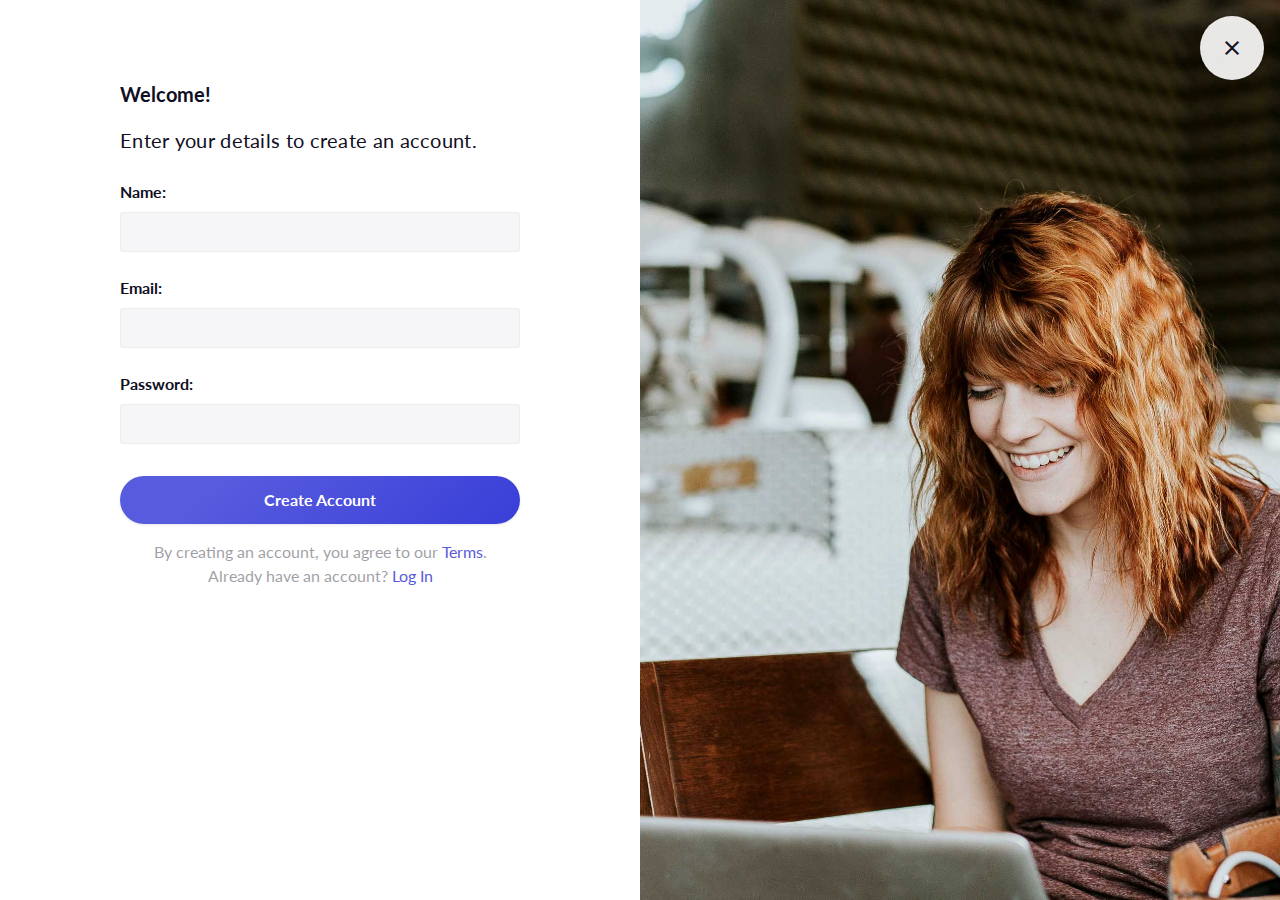
<file: signup.html>
<!doctype html>
<html lang="en">
<head>
  <title>Opalin HTML Template - Sign Up</title>
  <meta charset="utf-8">
  <meta name="description" content="A minimal and responsive HTML5 landing page built on lightweight, clean and customizable code.">
  <meta name="viewport" content="width=device-width">
  <link rel="apple-touch-icon-precomposed" href="media/favicon.png">
  <link rel="icon" href="media/favicon.png">
  <link rel="mask-icon" href="media/favicon.svg" color="rgb(36,38,58)">
  <link rel="shortcut icon" href="media/favicon.png">
  <link rel="stylesheet" href="css/main.css">
</head>
<body class="page page-onboarding preload">

  <main>

    <a href="index.html" class="button button-close" role="button"></a>

    <section class="row no-gutter reverse-order">
      <div class="col-one-half middle padding">
        <div class="max-width-s">
          <h5>Welcome!</h5>
          <p class="paragraph">Enter your details to create an account.</p>
          <form>
            <div class="form-group">
              <label for="name">Name:</label>
              <input id="name" type="text" name="name">
            </div>
            <div class="form-group">
              <label for="email">Email:</label>
              <input id="email" type="email" name="email">
            </div>
            <div class="form-group">
              <label for="password">Password:</label>
              <input id="password" type="password" name="signup-password">
            </div>
            <a href="#" class="button button-primary full-width space-top" role="button">Create Account</a>
          </form>
        </div>
        <div class="center max-width-s space-top">
          <span class="muted">By creating an account, you agree to our </span><a href="#">Terms</a><span class="muted">.</span>
        </div>
        <div class="center max-width-s">
          <span class="muted">Already have an account? </span><a href="login.html">Log In</a>
        </div>
      </div>
      <div class="col-one-half bg-image-05 featured-image"></div>
    </section>

  </main>

  <script src="js/main.js"></script>
  <script src="/js/firebase.js"></script>
</body>
</html>
</file>
<file: css/main.css>
@import url("https://fonts.googleapis.com/css?family=Lato:300,400,700,900");
@import url("https://fonts.googleapis.com/css?family=PT+Serif:400,700");
@import url("https://fonts.googleapis.com/icon?family=Material+Icons");
/* -----------------------------------------------------------------------------

# Base - Reset

----------------------------------------------------------------------------- */
/* */
html button, html hr, html input {
  overflow: visible;
}

html audio, html canvas, html progress, html video {
  display: inline-block;
}

html progress, html sub, html sup {
  vertical-align: baseline;
}

html [type=checkbox], html [type=radio], html legend {
  box-sizing: border-box;
  padding: 0;
}

html html {
  -ms-text-size-adjust: 100%;
  -webkit-text-size-adjust: 100%;
}

html body {
  margin: 0;
}

html article, html aside, html details, html figcaption, html figure, html footer, html header, html main, html menu, html nav, html section {
  display: block;
}

html figure {
  margin: 1em 40px;
}

html hr {
  box-sizing: content-box;
  height: 0;
}

html code, html kbd, html pre, html samp {
  font-family: monospace,monospace;
  font-size: 1em;
}

html a {
  background-color: transparent;
  -webkit-text-decoration-skip: objects;
}

html abbr[title] {
  border-bottom: none;
  text-decoration: underline;
  text-decoration: underline dotted;
}

html b, html strong {
  font-weight: bolder;
}

html dfn {
  font-style: italic;
}

html mark {
  background-color: #ff0;
  color: #000;
}

html small {
  font-size: 80%;
}

html sub, html sup {
  font-size: 75%;
  line-height: 0;
  position: relative;
}

html sub {
  bottom: -.25em;
}

html sup {
  top: -.5em;
}

html audio:not([controls]) {
  display: none;
  height: 0;
}

html img {
  border-style: none;
}

html svg:not(:root) {
  overflow: hidden;
}

html button, html input, html optgroup, html select, html textarea {
  font-family: sans-serif;
  font-size: 100%;
  margin: 0;
}

html button, html select {
  text-transform: none;
}

html [type=reset], html [type=submit], html button, html html [type=button] {
  -webkit-appearance: button;
}

html [type=button]::-moz-focus-inner, html [type=reset]::-moz-focus-inner, html [type=submit]::-moz-focus-inner, html button::-moz-focus-inner {
  border-style: none;
  padding: 0;
}

html [type=button]:-moz-focusring, html [type=reset]:-moz-focusring, html [type=submit]:-moz-focusring, html button:-moz-focusring {
  outline: ButtonText dotted 1px;
}

html fieldset {
  padding: .35em .75em .625em;
}

html legend {
  color: inherit;
  display: table;
  max-width: 100%;
  white-space: normal;
}

html textarea {
  overflow: auto;
}

html [type=number]::-webkit-inner-spin-button, html [type=number]::-webkit-outer-spin-button {
  height: auto;
}

html [type=search] {
  -webkit-appearance: textfield;
  outline-offset: -2px;
}

html [type=search]::-webkit-search-cancel-button, html [type=search]::-webkit-search-decoration {
  -webkit-appearance: none;
}

html ::-webkit-file-upload-button {
  -webkit-appearance: button;
  font: inherit;
}

html summary {
  display: list-item;
}

html [hidden], html template {
  display: none;
}

/* Defaults */
html {
  -webkit-box-sizing: border-box;
  -moz-box-sizing: border-box;
  box-sizing: border-box;
  -webkit-font-smoothing: antialiased;
  -moz-osx-font-smoothing: grayscale;
  text-rendering: optimizeLegibility;
}

*,
*:before,
*:after {
  box-sizing: inherit;
}

.preload * {
  -webkit-transition: none !important;
  -moz-transition: none !important;
  -ms-transition: none !important;
  -o-transition: none !important;
  transition: none !important;
}

img {
  -webkit-flex-shrink: 0;
  -moz-flex-shrink: 0;
  -ms-flex-shrink: 0;
  flex-shrink: 0;
  max-width: 100%;
  vertical-align: bottom;
}

section {
  overflow: hidden;
}

::selection {
  background: #575bde;
  color: #fff;
}

::-moz-selection {
  background: #575bde;
  color: #fff;
}

/* -----------------------------------------------------------------------------

# Base - Typography

----------------------------------------------------------------------------- */
html {
  font-size: 16px;
  font-weight: 400;
  line-height: 24px;
}

body {
  color: #110f24;
  font-family: "Lato", Helvetica, sans-serif;
  font-size: 1rem;
  line-height: 1.5rem;
  overflow-x: hidden;
}

a {
  -webkit-transition: all 0.2s;
  -moz-transition: all 0.2s;
  -ms-transition: all 0.2s;
  -o-transition: all 0.2s;
  transition: all 0.2s;
  color: #575bde;
  cursor: pointer;
  text-decoration: none;
}

a:hover:not(.button) {
  color: #110f24;
  opacity: 0.9;
}

blockquote {
  font-size: 1.25rem;
  font-weight: 400;
  letter-spacing: 0.3px;
  line-height: 2rem;
  -webkit-border-radius: 0.1875rem;
  -moz-border-radius: 0.1875rem;
  border-radius: 0.1875rem;
  background: #f6f6f9;
  border-left: 3px solid #ccced0;
  font-style: italic;
  margin: 0 0 1rem 0;
  padding: 1rem;
}

h1,
h2,
h3,
h4,
h5,
h6 {
  margin: 0 0 1rem 0;
}

h1:last-child,
h2:last-child,
h3:last-child,
h4:last-child,
h5:last-child,
h6:last-child {
  margin: 0;
}

h1,
h2,
h3 {
  font-family: "PT Serif", Georgia, serif;
}

h4,
h5,
h6 {
  font-family: "Lato", Helvetica, sans-serif;
}

h1 {
  font-size: 4rem;
  font-weight: 900;
  line-height: 5.25rem;
}

h1.hero {
  font-size: 3rem;
  font-weight: 900;
  line-height: 3.75rem;
}

@media only screen and (max-width: 479px) {
  h1 {
    font-size: 3rem;
    line-height: 3.75rem;
  }
  h1.hero {
    font-size: 2.5rem;
    line-height: 3.25rem;
  }
}

h2 {
  font-size: 3rem;
  font-weight: 900;
  line-height: 3.75rem;
}

@media only screen and (max-width: 479px) {
  h2 {
    font-size: 2.5rem;
    line-height: 3.25rem;
  }
}

h3 {
  font-size: 2rem;
  font-weight: 900;
  line-height: 2.75rem;
}

@media only screen and (max-width: 479px) {
  h3 {
    font-size: 1.75rem;
    line-height: 2.25rem;
  }
}

h4 {
  font-size: 1.5rem;
  font-weight: 700;
  line-height: 2.25rem;
}

h5 {
  font-size: 1.25rem;
  font-weight: 700;
  line-height: 1.75rem;
}

h6 {
  font-size: 1rem;
  font-weight: 700;
  line-height: 1.5rem;
  margin: 0 0 0.5rem 0;
}

p {
  margin: 0 0 1rem 0;
}

p:last-child {
  margin: 0;
}

.lead {
  font-size: 1.5rem;
  font-weight: 400;
  line-height: 2rem;
}

@media only screen and (max-width: 479px) {
  .lead {
    font-size: 1.5rem;
    line-height: 2rem;
  }
}

.paragraph {
  font-size: 1.25rem;
  font-weight: 400;
  letter-spacing: 0.3px;
  line-height: 2rem;
}

.paragraph.serif {
  font-family: "PT Serif", Georgia, serif;
}

@media only screen and (max-width: 479px) {
  .paragraph {
    font-size: 1.125rem;
    letter-spacing: normal;
    line-height: 1.75rem;
  }
}

.muted {
  opacity: 0.4;
}

.dark {
  color: #fff;
}

.dark a:not(.button) {
  color: #fff;
}

.dark blockquote {
  background: #110f24;
}

.dark p {
  opacity: 0.9;
}

/* -----------------------------------------------------------------------------

# Base - Grid

----------------------------------------------------------------------------- */
.row {
  display: table;
  display: -webkit-flex;
  display: -moz-flex;
  display: -ms-flex;
  display: flex;
  -webkit-flex-wrap: wrap;
  -ms-flex-wrap: wrap;
  flex-wrap: wrap;
  width: 100%;
}

.row .col-one-half {
  width: 48%;
}

.row .col-one-third {
  width: 30.6666666667%;
}

.row .col-one-fourth {
  width: 22%;
}

.row .col-one-fifth {
  width: 16.8%;
}

.row .col-two-thirds {
  width: 65.3333333333%;
}

.row .col-two-fourths {
  width: 48%;
}

.row .col-two-fifths {
  width: 37.6%;
}

.row .col-three-fourths {
  width: 74%;
}

.row .col-three-fifths {
  width: 58.4%;
}

.row .col-four-fifths {
  width: 79.2%;
}

.row [class^="col-"] {
  float: left;
  margin: 0 2%;
}

.row [class^="col-"]:first-child {
  margin-left: 0;
}

.row [class^="col-"]:last-child {
  margin-right: 0;
}

@media only screen and (max-width: 1023px) {
  .row [class^="col-"] {
    margin: 3rem 2% 0 2%;
    width: 48%;
  }
  .row [class^="col-"]:nth-child(-n+2) {
    margin-top: 0;
  }
  .row [class^="col-"]:nth-child(odd) {
    margin-left: 0;
  }
  .row [class^="col-"]:nth-child(even) {
    margin-right: 0;
  }
  .row [class^="col-"]:last-child:nth-child(odd) {
    width: 100%;
  }
  .row [class*="-fifth"] {
    margin: 3rem 0 0 0;
    width: 100%;
  }
  .row [class*="-fifth"]:nth-child(2) {
    margin-top: 3rem;
  }
}

@media only screen and (max-width: 767px) {
  .row [class^="col-"] {
    margin: 3rem 0 0 0;
    width: 100%;
  }
  .row [class^="col-"]:nth-child(2) {
    margin-top: 3rem;
  }
}

/* Reduce spacing between rows */
@media only screen and (max-width: 1023px) {
  .row.reduce-spacing [class^="col-"] {
    margin: 1rem 2% 0 2%;
  }
  .row.reduce-spacing [class^="col-"]:last-child {
    margin-right: 0;
  }
  .row.reduce-spacing [class^="col-"]:nth-child(-n+2) {
    margin-top: 0;
  }
  .row.reduce-spacing [class^="col-"]:nth-child(odd) {
    margin-left: 0;
  }
  .row.reduce-spacing [class^="col-"]:nth-child(even) {
    margin-right: 0;
  }
  .row.reduce-spacing [class*="-fifth"] {
    margin: 1rem 0 0 0;
  }
  .row.reduce-spacing [class*="-fifth"]:nth-child(2) {
    margin-top: 1rem;
  }
}

@media only screen and (max-width: 767px) {
  .row.reduce-spacing [class^="col-"] {
    margin: 1rem 0 0 0;
  }
  .row.reduce-spacing [class^="col-"]:nth-child(2) {
    margin-top: 1rem;
  }
}

/* Reverse the order of columns when going full-width */
@media only screen and (max-width: 767px) {
  .row.reverse-order [class^="col-"] {
    margin: 3rem 0 0 0;
  }
  .row.reverse-order [class^="col-"]:last-child {
    margin-top: 0;
  }
  .row.reverse-order [class^="col-"]:nth-child(1) {
    -webkit-order: 5;
    -moz-order: 5;
    order: 5;
  }
  .row.reverse-order [class^="col-"]:nth-child(2) {
    -webkit-order: 4;
    -moz-order: 4;
    order: 4;
  }
  .row.reverse-order [class^="col-"]:nth-child(3) {
    -webkit-order: 3;
    -moz-order: 3;
    order: 3;
  }
  .row.reverse-order [class^="col-"]:nth-child(4) {
    -webkit-order: 2;
    -moz-order: 2;
    order: 2;
  }
  .row.reverse-order [class^="col-"]:nth-child(5) {
    -webkit-order: 1;
    -moz-order: 1;
    order: 1;
  }
  .row.reverse-order.reduce-spacing [class^="col-"] {
    margin: 1rem 0 0 0;
  }
  .row.reverse-order.reduce-spacing [class^="col-"]:last-child {
    margin-top: 0;
  }
}

/* Force a minimum of two columns */
@media only screen and (max-width: 1023px) {
  .row.min-two-columns:not(.reverse-order) [class^="col-"] {
    margin: 3rem 2% 0 2%;
    width: 48%;
  }
  .row.min-two-columns:not(.reverse-order) [class^="col-"]:last-child {
    margin-right: 0;
  }
  .row.min-two-columns:not(.reverse-order) [class^="col-"]:nth-child(-n+2) {
    margin-top: 0;
  }
  .row.min-two-columns:not(.reverse-order) [class^="col-"]:nth-child(odd) {
    margin-left: 0;
  }
  .row.min-two-columns:not(.reverse-order) [class^="col-"]:nth-child(even) {
    margin-right: 0;
  }
  .row.min-two-columns:not(.reverse-order) [class^="col-"]:last-child:nth-child(odd) {
    width: 100%;
  }
  .row.min-two-columns:not(.reverse-order).reduce-spacing [class^="col-"] {
    margin: 1rem 2% 0 2%;
  }
  .row.min-two-columns:not(.reverse-order).reduce-spacing [class^="col-"]:last-child {
    margin-right: 0;
  }
  .row.min-two-columns:not(.reverse-order).reduce-spacing [class^="col-"]:nth-child(-n+2) {
    margin-top: 0;
  }
  .row.min-two-columns:not(.reverse-order).reduce-spacing [class^="col-"]:nth-child(odd) {
    margin-left: 0;
  }
  .row.min-two-columns:not(.reverse-order).reduce-spacing [class^="col-"]:nth-child(even) {
    margin-right: 0;
  }
}

/* Remove gutter between columns */
.row.no-gutter .col-one-half {
  width: 50%;
}

.row.no-gutter .col-one-third {
  width: 33.3333333333%;
}

.row.no-gutter .col-one-fourth {
  width: 25%;
}

.row.no-gutter .col-one-fifth {
  width: 20%;
}

.row.no-gutter .col-two-thirds {
  width: 66.6666666667%;
}

.row.no-gutter .col-two-fourths {
  width: 50%;
}

.row.no-gutter .col-two-fifths {
  width: 40%;
}

.row.no-gutter .col-three-fourths {
  width: 75%;
}

.row.no-gutter .col-three-fifths {
  width: 60%;
}

.row.no-gutter .col-four-fifths {
  width: 80%;
}

.row.no-gutter [class^="col-"] {
  margin: 0 !important;
}

@media only screen and (max-width: 1023px) {
  .row.no-gutter [class^="col-"] {
    width: 50%;
  }
  .row.no-gutter [class*="-fifth"] {
    width: 100%;
  }
}

@media only screen and (max-width: 767px) {
  .row.no-gutter [class^="col-"] {
    width: 100%;
  }
}

/* -----------------------------------------------------------------------------

# Tools - Align

----------------------------------------------------------------------------- */
.center {
  text-align: center;
}

.left {
  float: left;
  text-align: left;
}

.right {
  float: right;
  text-align: right;
}

.middle {
  display: table;
  display: -webkit-flex;
  display: -moz-flex;
  display: -ms-flex;
  display: flex;
  -webkit-flex-direction: column;
  -moz-flex-direction: column;
  -ms-flex-direction: column;
  flex-direction: column;
  -ms-flex-pack: center;
  -webkit-justify-content: center;
  -moz-justify-content: center;
  -ms-justify-content: center;
  justify-content: center;
}

@media only screen and (max-width: 1023px) {
  .center-desktop {
    text-align: center;
  }
}

@media only screen and (max-width: 767px) {
  .center-tablet {
    text-align: center;
  }
}

@media only screen and (max-width: 479px) {
  .center-mobile {
    text-align: center;
  }
}

/* -----------------------------------------------------------------------------

# Tools - Background

----------------------------------------------------------------------------- */
.bg-dark {
  background: #110f24;
}

.bg-light {
  background: #f6f6f9;
}

.bg-primary {
  background: #575bde;
}

.bg-white {
  background: #fff;
}

/* Gradients */
.bg-gradient-dark {
  background: #05050b;
  background: -webkit-linear-gradient(#110f24 0%, #05050b 100%);
  background: -moz-linear-gradient(#110f24 0%, #05050b 100%);
  background: -ms-linear-gradient(#110f24 0%, #05050b 100%);
  background: -o-linear-gradient(#110f24 0%, #05050b 100%);
  background: linear-gradient(#110f24 0%, #05050b 100%);
}

.bg-gradient-light {
  background: #f6f6f9;
  background: -webkit-linear-gradient(#fff 0%, #f6f6f9 100%);
  background: -moz-linear-gradient(#fff 0%, #f6f6f9 100%);
  background: -ms-linear-gradient(#fff 0%, #f6f6f9 100%);
  background: -o-linear-gradient(#fff 0%, #f6f6f9 100%);
  background: linear-gradient(#fff 0%, #f6f6f9 100%);
}

.bg-gradient-primary {
  background: #575bde;
  background: -webkit-linear-gradient(140deg, #00d7af 25%, #575bde 100%);
  background: -moz-linear-gradient(140deg, #00d7af 25%, #575bde 100%);
  background: -ms-linear-gradient(140deg, #00d7af 25%, #575bde 100%);
  background: -o-linear-gradient(140deg, #00d7af 25%, #575bde 100%);
  background: linear-gradient(140deg, #00d7af 25%, #575bde 100%);
}

.bg-gradient-blue {
  background: #0957d9;
  background: -webkit-linear-gradient(#2584e0 0%, #0957d9 100%);
  background: -moz-linear-gradient(#2584e0 0%, #0957d9 100%);
  background: -ms-linear-gradient(#2584e0 0%, #0957d9 100%);
  background: -o-linear-gradient(#2584e0 0%, #0957d9 100%);
  background: linear-gradient(#2584e0 0%, #0957d9 100%);
}

.bg-gradient-cyan {
  background: #04b2db;
  background: -webkit-linear-gradient(#1ac8e2 0%, #04b2db 100%);
  background: -moz-linear-gradient(#1ac8e2 0%, #04b2db 100%);
  background: -ms-linear-gradient(#1ac8e2 0%, #04b2db 100%);
  background: -o-linear-gradient(#1ac8e2 0%, #04b2db 100%);
  background: linear-gradient(#1ac8e2 0%, #04b2db 100%);
}

.bg-gradient-green {
  background: #39cfa2;
  background: -webkit-linear-gradient(#67dbb8 0%, #39cfa2 100%);
  background: -moz-linear-gradient(#67dbb8 0%, #39cfa2 100%);
  background: -ms-linear-gradient(#67dbb8 0%, #39cfa2 100%);
  background: -o-linear-gradient(#67dbb8 0%, #39cfa2 100%);
  background: linear-gradient(#67dbb8 0%, #39cfa2 100%);
}

.bg-gradient-indigo {
  background: #313fae;
  background: -webkit-linear-gradient(#606cc3 0%, #313fae 100%);
  background: -moz-linear-gradient(#606cc3 0%, #313fae 100%);
  background: -ms-linear-gradient(#606cc3 0%, #313fae 100%);
  background: -o-linear-gradient(#606cc3 0%, #313fae 100%);
  background: linear-gradient(#606cc3 0%, #313fae 100%);
}

.bg-gradient-olive {
  background: #85b99e;
  background: -webkit-linear-gradient(#aacdb5 0%, #85b99e 100%);
  background: -moz-linear-gradient(#aacdb5 0%, #85b99e 100%);
  background: -ms-linear-gradient(#aacdb5 0%, #85b99e 100%);
  background: -o-linear-gradient(#aacdb5 0%, #85b99e 100%);
  background: linear-gradient(#aacdb5 0%, #85b99e 100%);
}

.bg-gradient-pink {
  background: #dc60a3;
  background: -webkit-linear-gradient(#e58cba 0%, #dc60a3 100%);
  background: -moz-linear-gradient(#e58cba 0%, #dc60a3 100%);
  background: -ms-linear-gradient(#e58cba 0%, #dc60a3 100%);
  background: -o-linear-gradient(#e58cba 0%, #dc60a3 100%);
  background: linear-gradient(#e58cba 0%, #dc60a3 100%);
}

.bg-gradient-sienna {
  background: #c4a495;
  background: -webkit-linear-gradient(#d5bfab 0%, #c4a495 100%);
  background: -moz-linear-gradient(#d5bfab 0%, #c4a495 100%);
  background: -ms-linear-gradient(#d5bfab 0%, #c4a495 100%);
  background: -o-linear-gradient(#d5bfab 0%, #c4a495 100%);
  background: linear-gradient(#d5bfab 0%, #c4a495 100%);
}

.bg-gradient-violet {
  background: #7421db;
  background: -webkit-linear-gradient(#9e3ee2 0%, #7421db 100%);
  background: -moz-linear-gradient(#9e3ee2 0%, #7421db 100%);
  background: -ms-linear-gradient(#9e3ee2 0%, #7421db 100%);
  background: -o-linear-gradient(#9e3ee2 0%, #7421db 100%);
  background: linear-gradient(#9e3ee2 0%, #7421db 100%);
}

/* Advanced backgrounds */
[class*="bg-image-"],
[class*="overlay-"] {
  overflow: hidden;
  position: relative;
  z-index: 0;
}

[class*="bg-image-"]:before, [class*="bg-image-"]:after,
[class*="overlay-"]:before,
[class*="overlay-"]:after {
  background-position: center !important;
  background-repeat: no-repeat !important;
  background-size: cover !important;
  bottom: -1px;
  content: "";
  height: 101%;
  left: -1%;
  position: absolute;
  top: -1px;
  width: 102%;
}

[class*="bg-image-"]:before,
[class*="overlay-"]:before {
  z-index: -1;
}

[class*="bg-image-"]:after,
[class*="overlay-"]:after {
  z-index: -2;
}

/* Overlays */
.overlay:before {
  background: rgba(255, 255, 255, 0.7);
}

.dark.overlay:before {
  background: rgba(17, 15, 36, 0.7);
}

.overlay-shape-01:before {
  background: url(../media/bg/shape-01.svg);
}

.dark.overlay-shape-01:before {
  background: url(../media/bg/shape-dark-01.svg);
}

.overlay-shape-02:before {
  background: url(../media/bg/shape-02.svg);
}

.dark.overlay-shape-02:before {
  background: url(../media/bg/shape-dark-02.svg);
}

.overlay-shape-03:before {
  background: url(../media/bg/shape-03.svg);
}

.dark.overlay-shape-03:before {
  background: url(../media/bg/shape-dark-03.svg);
}

.overlay-shape-04:before {
  background: url(../media/bg/shape-04.svg);
}

.dark.overlay-shape-04:before {
  background: url(../media/bg/shape-dark-04.svg);
}

.overlay-shape-05:before {
  background: url(../media/bg/shape-05.svg);
}

.dark.overlay-shape-05:before {
  background: url(../media/bg/shape-dark-05.svg);
}

.overlay-shape-06:before {
  background: url(../media/bg/shape-06.svg);
}

.dark.overlay-shape-06:before {
  background: url(../media/bg/shape-dark-06.svg);
}

/* Images */
.bg-image-01:after {
  background: url(../media/bg/image-01@2x.jpg);
}

@media only screen and (max-width: 479px) {
  .bg-image-01:after {
    background: url(../media/bg/image-01.jpg);
  }
}

.bg-image-02:after {
  background: url(../media/bg/image-02@2x.jpg);
}

@media only screen and (max-width: 479px) {
  .bg-image-02:after {
    background: url(../media/bg/image-02.jpg);
  }
}

.bg-image-03:after {
  background: url(../media/bg/image-03@2x.jpg);
}

@media only screen and (max-width: 479px) {
  .bg-image-03:after {
    background: url(../media/bg/image-03.jpg);
  }
}

.bg-image-04:after {
  background: url(../media/bg/image-04@2x.jpg);
}

@media only screen and (max-width: 479px) {
  .bg-image-04:after {
    background: url(../media/bg/image-04.jpg);
  }
}

.bg-image-05:after {
  background: url(../media/bg/image-05@2x.jpg);
}

@media only screen and (max-width: 479px) {
  .bg-image-05:after {
    background: url(../media/bg/image-05.jpg);
  }
}

.bg-image-06:after {
  background: url(../media/bg/image-06@2x.jpg);
}

@media only screen and (max-width: 479px) {
  .bg-image-06:after {
    background: url(../media/bg/image-06.jpg);
  }
}

.bg-image-07:after {
  background: url(../media/bg/image-07@2x.jpg);
}

@media only screen and (max-width: 479px) {
  .bg-image-07:after {
    background: url(../media/bg/image-07.jpg);
  }
}

.bg-image-08:after {
  background: url(../media/bg/image-08@2x.jpg);
}

@media only screen and (max-width: 479px) {
  .bg-image-08:after {
    background: url(../media/bg/image-08.jpg);
  }
}

.bg-image-hero:after {
  background: #05050b;
  background: -webkit-linear-gradient(#110f24 0%, #05050b 100%);
  background: -moz-linear-gradient(#110f24 0%, #05050b 100%);
  background: -ms-linear-gradient(#110f24 0%, #05050b 100%);
  background: -o-linear-gradient(#110f24 0%, #05050b 100%);
  background: linear-gradient(#110f24 0%, #05050b 100%);
}

.overlay-hero:before {
  background: url(../media/bg/shape-hero.svg);
}

/* -----------------------------------------------------------------------------

# Tools - Divider

----------------------------------------------------------------------------- */
.divider {
  border-bottom: 1px solid #ececee;
  margin: 3rem 0;
  width: 100%;
}

.dark .divider {
  border-bottom: 1px solid #110f24;
}

/* -----------------------------------------------------------------------------

# Tools - Full Screen

----------------------------------------------------------------------------- */
.full-screen {
  min-height: calc(100vh);
  width: 100%;
}

@media all and (-ms-high-contrast: none) {
  .full-screen {
    display: block;
    min-height: 0;
    padding-bottom: 8rem !important;
    padding-top: 8rem !important;
  }
}

/* -----------------------------------------------------------------------------

# Tools - Full Width

----------------------------------------------------------------------------- */
.full-width {
  width: 100% !important;
}

@media only screen and (max-width: 767px) {
  .full-width-tablet {
    width: 100% !important;
  }
}

@media only screen and (max-width: 479px) {
  .full-width-mobile {
    width: 100% !important;
  }
}

/* -----------------------------------------------------------------------------

# Tools - Max Width

----------------------------------------------------------------------------- */
[class*="max-width-"] {
  margin: 0 auto;
  width: 100%;
}

.max-width-s {
  max-width: 400px;
}

.max-width-m {
  max-width: 800px;
}

.max-width-l {
  max-width: 1200px;
}

/* -----------------------------------------------------------------------------

# Tools - Min Width

----------------------------------------------------------------------------- */
[class*="min-width-"] {
  margin: 0 auto;
}

.min-width-s {
  min-width: 400px;
}

.min-width-m {
  min-width: 800px;
}

.min-width-l {
  min-width: 1200px;
}

/* -----------------------------------------------------------------------------

# Tools - Opacity

----------------------------------------------------------------------------- */
.opacity-s {
  opacity: 0.9 !important;
}

.opacity-m {
  opacity: 0.4 !important;
}

.opacity-l {
  opacity: 0.1 !important;
}

/* -----------------------------------------------------------------------------

# Tools - Rounded

----------------------------------------------------------------------------- */
.rounded {
  -webkit-border-radius: 0.5rem;
  -moz-border-radius: 0.5rem;
  border-radius: 0.5rem;
}

.rounded-bottom {
  -webkit-border-bottom-left-radius: 0.5rem;
  -moz-border-radius-bottomleft: 0.5rem;
  border-bottom-left-radius: 0.5rem;
  -webkit-border-bottom-right-radius: 0.5rem;
  -moz-border-radius-bottomright: 0.5rem;
  border-bottom-right-radius: 0.5rem;
}

.rounded-top {
  -webkit-border-top-left-radius: 0.5rem;
  -moz-border-radius-topleft: 0.5rem;
  border-top-left-radius: 0.5rem;
  -webkit-border-top-right-radius: 0.5rem;
  -moz-border-radius-topright: 0.5rem;
  border-top-right-radius: 0.5rem;
}

/* -----------------------------------------------------------------------------

# Tools - Shadow

----------------------------------------------------------------------------- */
.shadow-s {
  -webkit-box-shadow: 0 1px 3px rgba(0, 0, 0, 0.1);
  -moz-box-shadow: 0 1px 3px rgba(0, 0, 0, 0.1);
  box-shadow: 0 1px 3px rgba(0, 0, 0, 0.1);
}

.shadow-m {
  -webkit-box-shadow: 0 8px 16px rgba(0, 0, 0, 0.1);
  -moz-box-shadow: 0 8px 16px rgba(0, 0, 0, 0.1);
  box-shadow: 0 8px 16px rgba(0, 0, 0, 0.1);
}

.shadow-l {
  -webkit-box-shadow: 0 32px 40px rgba(0, 0, 0, 0.1);
  -moz-box-shadow: 0 32px 40px rgba(0, 0, 0, 0.1);
  box-shadow: 0 32px 40px rgba(0, 0, 0, 0.1);
}

.shadow-none {
  -webkit-box-shadow: none !important;
  -moz-box-shadow: none !important;
  box-shadow: none !important;
}

/* -----------------------------------------------------------------------------

# Tools - Spacing

----------------------------------------------------------------------------- */
.padding {
  padding: 5rem;
}

@media only screen and (max-width: 1023px) {
  .padding {
    padding: 3rem;
  }
}

@media only screen and (max-width: 767px) {
  .padding {
    padding: 3rem 1rem;
  }
}

.padding-bottom {
  padding-bottom: 12rem;
}

@media only screen and (max-width: 1023px) {
  .padding-bottom {
    padding-bottom: 10rem;
  }
}

@media only screen and (max-width: 767px) {
  .padding-bottom {
    padding-bottom: 8rem;
  }
}

.padding-top {
  padding-top: 12rem;
}

@media only screen and (max-width: 1023px) {
  .padding-top {
    padding-top: 10rem;
  }
}

@media only screen and (max-width: 767px) {
  .padding-top {
    padding-top: 8rem;
  }
}

/* Add spacing above content */
@media only screen and (max-width: 767px) {
  .padding-top-tablet {
    padding-top: 8rem;
  }
}

/* Add spacing above or below content */
.margin-bottom {
  margin-bottom: 5rem;
}

@media only screen and (max-width: 1023px) {
  .margin-bottom {
    margin-bottom: 3rem;
  }
}

.margin-top {
  margin-top: 5rem;
}

@media only screen and (max-width: 1023px) {
  .margin-top {
    margin-top: 3rem;
  }
}

/* Negative spacing */
.-margin-bottom {
  margin-bottom: -5rem;
}

@media only screen and (max-width: 1023px) {
  .-margin-bottom {
    margin-bottom: -3rem;
  }
}

.-margin-bottom-2 {
  margin-bottom: -10rem;
}

@media only screen and (max-width: 1023px) {
  .-margin-bottom-2 {
    margin-bottom: -6rem;
  }
}

/* Default spacing */
.space {
  margin: 1rem;
}

.space-bottom {
  margin-bottom: 1rem;
}

.space-left {
  padding-left: 1rem;
}

.space-right {
  padding-right: 1rem;
}

.space-top {
  margin-top: 1rem;
}

/* Remove spacing */
.space-none {
  margin: 0;
}

.space-bottom-none {
  margin-bottom: 0;
}

.space-left-none {
  padding-left: 0;
}

.space-right-none {
  padding-right: 0;
}

.space-top-none {
  margin-top: 0;
}

/* -----------------------------------------------------------------------------

# Components - Alerts

----------------------------------------------------------------------------- */
.alert {
  -webkit-border-radius: 0.1875rem;
  -moz-border-radius: 0.1875rem;
  border-radius: 0.1875rem;
  background: #f6f6f9;
  margin-bottom: 1rem;
  padding: 1rem;
}

.alert.alert-default {
  border-left: 3px solid #ccced0;
}

.alert.alert-error {
  border-left: 3px solid #e52b20;
}

.alert.alert-success {
  border-left: 3px solid #63ce63;
}

.alert.alert-warning {
  border-left: 3px solid #ffbf2f;
}

.dark .alert {
  background: #110f24;
}

/* -----------------------------------------------------------------------------

# Components - Buttons

----------------------------------------------------------------------------- */
.button {
  font-size: 1rem;
  font-weight: 400;
  line-height: 1.5rem;
  font-weight: 700;
  -webkit-border-radius: 3rem;
  -moz-border-radius: 3rem;
  border-radius: 3rem;
  -webkit-transition: all 0.2s;
  -moz-transition: all 0.2s;
  -ms-transition: all 0.2s;
  -o-transition: all 0.2s;
  transition: all 0.2s;
  display: inline-block;
  height: 3rem;
  line-height: 3rem;
  padding: 0 1.25rem;
  text-align: center;
}

.button.button-s {
  font-size: 0.75rem;
  font-weight: 400;
  line-height: 1rem;
  font-weight: 700;
  height: 2rem;
  line-height: 2rem;
  padding: 0 0.75rem;
}

.button.button-m {
  font-size: 0.875rem;
  font-weight: 400;
  line-height: 1rem;
  font-weight: 700;
  height: 2.5rem;
  line-height: 2.5rem;
  padding: 0 1rem;
}

.button.button-l {
  font-size: 1.125rem;
  font-weight: 400;
  line-height: 1.5rem;
  font-weight: 700;
  height: 3.5rem;
  line-height: 3.5rem;
  padding: 0 1.5rem;
}

.button.button-primary {
  background: #393ed8;
  background: -webkit-linear-gradient(140deg, #575bde 25%, #393ed8 100%);
  background: -moz-linear-gradient(140deg, #575bde 25%, #393ed8 100%);
  background: -ms-linear-gradient(140deg, #575bde 25%, #393ed8 100%);
  background: -o-linear-gradient(140deg, #575bde 25%, #393ed8 100%);
  background: linear-gradient(140deg, #575bde 25%, #393ed8 100%);
  -webkit-box-shadow: 0 1px 3px rgba(0, 0, 0, 0.1);
  -moz-box-shadow: 0 1px 3px rgba(0, 0, 0, 0.1);
  box-shadow: 0 1px 3px rgba(0, 0, 0, 0.1);
  color: #fff;
}

.button.button-primary:hover {
  background: #575bde;
  background: -webkit-linear-gradient(140deg, #575bde 25%, #575bde 100%);
  background: -moz-linear-gradient(140deg, #575bde 25%, #575bde 100%);
  background: -ms-linear-gradient(140deg, #575bde 25%, #575bde 100%);
  background: -o-linear-gradient(140deg, #575bde 25%, #575bde 100%);
  background: linear-gradient(140deg, #575bde 25%, #575bde 100%);
  -webkit-box-shadow: 0 8px 16px rgba(0, 0, 0, 0.1);
  -moz-box-shadow: 0 8px 16px rgba(0, 0, 0, 0.1);
  box-shadow: 0 8px 16px rgba(0, 0, 0, 0.1);
  -webkit-transform: translateY(-1px);
  -moz-transform: translateY(-1px);
  -ms-transform: translateY(-1px);
  -o-transform: translateY(-1px);
  transform: translateY(-1px);
}

.button.button-secondary {
  background: #ececee;
  color: #110f24;
}

.button.button-secondary:hover {
  -webkit-transform: translateY(-1px);
  -moz-transform: translateY(-1px);
  -ms-transform: translateY(-1px);
  -o-transform: translateY(-1px);
  transform: translateY(-1px);
  background: #f6f6f9;
  color: #575bde;
}

.dark .button.button-secondary {
  background: rgba(255, 255, 255, 0.1);
  color: #fff;
}

.dark .button.button-secondary:hover {
  background: rgba(255, 255, 255, 0.4);
}

.button.button-disabled {
  background: #ccced0;
  color: #110f24;
  cursor: default;
  opacity: 0.4;
  pointer-events: none;
}

.button.button-close {
  -webkit-border-radius: 100%;
  -moz-border-radius: 100%;
  border-radius: 100%;
  -webkit-box-shadow: 0 1px 3px rgba(0, 0, 0, 0.1);
  -moz-box-shadow: 0 1px 3px rgba(0, 0, 0, 0.1);
  box-shadow: 0 1px 3px rgba(0, 0, 0, 0.1);
  background: #fff;
  display: block;
  height: 4rem;
  line-height: 2rem;
  opacity: 0.9;
  padding: 1rem;
  position: fixed;
  right: 1rem;
  text-align: center;
  top: 1rem;
  width: 4rem;
  z-index: 10;
}

.button.button-close:before {
  direction: ltr;
  display: inline-block;
  font-family: "Material Icons";
  font-feature-settings: "liga";
  font-size: 1.5rem;
  font-style: normal;
  font-weight: normal;
  letter-spacing: normal;
  line-height: 1;
  text-rendering: optimizeLegibility;
  text-transform: none;
  white-space: nowrap;
  word-wrap: normal;
  -webkit-font-smoothing: antialiased;
  -moz-osx-font-smoothing: grayscale;
  color: #110f24;
  content: "close";
  line-height: 2rem;
  /* Prevent text from icon name to show up before load */
}

.preload .button.button-close:before {
  font-size: 0;
}

.button.button-close:hover {
  opacity: 1;
}

@media only screen and (max-width: 767px) {
  .button.button-primary:hover, .button.button-secondary:hover {
    -webkit-box-shadow: none !important;
    -moz-box-shadow: none !important;
    box-shadow: none !important;
    -webkit-transform: translateY(0);
    -moz-transform: translateY(0);
    -ms-transform: translateY(0);
    -o-transform: translateY(0);
    transform: translateY(0);
  }
  .button.button-close {
    position: absolute;
  }
}

@media only screen and (max-width: 479px) {
  .button {
    height: 3.5rem;
    line-height: 3.5rem;
  }
  .button.button-s {
    height: 2.5rem;
    line-height: 2.5rem;
  }
  .button.button-m {
    height: 3rem;
    line-height: 3rem;
  }
  .button.button-l {
    height: 4rem;
    line-height: 4rem;
  }
}

/* -----------------------------------------------------------------------------

# Components - Card

----------------------------------------------------------------------------- */
.card {
  -webkit-border-radius: 0.5rem;
  -moz-border-radius: 0.5rem;
  border-radius: 0.5rem;
  -webkit-box-shadow: 0 1px 3px rgba(0, 0, 0, 0.1);
  -moz-box-shadow: 0 1px 3px rgba(0, 0, 0, 0.1);
  box-shadow: 0 1px 3px rgba(0, 0, 0, 0.1);
  background: #fff;
}

.card.dark {
  background: #1d1a3d;
}

.card-content {
  padding: 2rem;
}

@media only screen and (max-width: 479px) {
  .card-content {
    padding: 1.5rem;
  }
}

/* -----------------------------------------------------------------------------

# Components - Footer

----------------------------------------------------------------------------- */
.footer-main a:not(.button) {
  font-size: 0.875rem;
  font-weight: 400;
  line-height: 1rem;
  color: #110f24;
  opacity: 0.9;
}

.footer-main a:not(.button):hover {
  color: #575bde;
  opacity: 1;
}

.footer-main p {
  opacity: 0.9;
}

.footer-main input[type="email"] {
  background: #fff;
}

.footer-main .copyright {
  font-size: 0.75rem;
  font-weight: 400;
  line-height: 1rem;
  opacity: 0.4;
  padding-bottom: 3rem;
  text-align: center;
}

.footer-main .copyright a {
  font-size: 0.75rem;
  font-weight: 400;
  line-height: 1rem;
  opacity: 1;
}

.footer-main .copyright a:hover {
  color: inherit;
}

.footer-main.dark a:not(.button) {
  color: #fff;
}

@media only screen and (max-width: 1023px) {
  .footer-main a:not(.button) {
    font-size: 1rem;
    font-weight: 400;
    line-height: 1.5rem;
  }
  .footer-main .copyright a {
    font-size: 0.75rem;
    font-weight: 400;
    line-height: 1rem;
  }
}

/* -----------------------------------------------------------------------------

# Components - Forms

----------------------------------------------------------------------------- */
form {
  /* Checkboxes and radio buttons */
  /* Switch */
}

form label {
  font-size: 1rem;
  font-weight: 400;
  line-height: 1.5rem;
  font-weight: 700;
  line-height: 2.5rem;
}

form input[type="email"],
form input[type="password"],
form input[type="text"],
form select,
form textarea {
  -webkit-appearance: none;
  -moz-appearance: none;
  appearance: none;
  font-size: 1rem;
  font-weight: 400;
  line-height: 1.5rem;
  -webkit-border-radius: 0.1875rem;
  -moz-border-radius: 0.1875rem;
  border-radius: 0.1875rem;
  background: #f6f6f9;
  border: 1px solid #ececee;
  color: #110f24;
  padding: 0.5rem 0.75rem;
  width: 100%;
}

form input[type="email"]:focus,
form input[type="password"]:focus,
form input[type="text"]:focus,
form select:focus,
form textarea:focus {
  border: 1px solid #ccced0;
  outline: none;
}

form input[type="email"],
form input[type="password"],
form input[type="text"],
form select,
form .select-wrapper {
  height: 2.5rem;
}

form .select-wrapper {
  position: relative;
}

form .select-wrapper:before {
  direction: ltr;
  display: inline-block;
  font-family: "Material Icons";
  font-feature-settings: "liga";
  font-size: 1.5rem;
  font-style: normal;
  font-weight: normal;
  letter-spacing: normal;
  line-height: 1;
  text-rendering: optimizeLegibility;
  text-transform: none;
  white-space: nowrap;
  word-wrap: normal;
  -webkit-font-smoothing: antialiased;
  -moz-osx-font-smoothing: grayscale;
  color: #110f24;
  content: "keyboard_arrow_down";
  height: 2.5rem;
  line-height: 2.5rem;
  pointer-events: none;
  position: absolute;
  right: 0;
  text-align: center;
  top: 0;
  width: 2.5rem;
}

form .select-wrapper select {
  cursor: pointer;
}

form .select-wrapper select::-ms-expand {
  display: none;
}

form textarea {
  min-height: 10rem;
}

form input[type="checkbox"],
form input[type="radio"] {
  display: none;
}

form input[type="checkbox"]:checked + label.checkbox:before,
form input[type="checkbox"]:checked + label.radio:before,
form input[type="radio"]:checked + label.checkbox:before,
form input[type="radio"]:checked + label.radio:before {
  background: #575bde;
}

form input[type="checkbox"]:checked + label.checkbox:after,
form input[type="checkbox"]:checked + label.radio:after,
form input[type="radio"]:checked + label.checkbox:after,
form input[type="radio"]:checked + label.radio:after {
  color: #fff;
}

form label.checkbox,
form label.radio {
  font-size: 1rem;
  font-weight: 400;
  line-height: 1.5rem;
  cursor: pointer;
  display: block;
  line-height: 2.5rem;
  padding-left: 2rem;
  position: relative;
  width: fit-content;
  -webkit-tap-highlight-color: rgba(0, 0, 0, 0);
}

form label.checkbox:before,
form label.radio:before {
  -webkit-transition: all 0.2s;
  -moz-transition: all 0.2s;
  -ms-transition: all 0.2s;
  -o-transition: all 0.2s;
  transition: all 0.2s;
  background: #ececee;
  content: "";
  height: 1.5rem;
  left: 0;
  position: absolute;
  top: 0.5rem;
  width: 1.5rem;
}

.dark form label.checkbox:before, .dark
form label.radio:before {
  background: #fff;
}

form label.checkbox:after,
form label.radio:after {
  direction: ltr;
  display: inline-block;
  font-family: "Material Icons";
  font-feature-settings: "liga";
  font-size: 1.5rem;
  font-style: normal;
  font-weight: normal;
  letter-spacing: normal;
  line-height: 1;
  text-rendering: optimizeLegibility;
  text-transform: none;
  white-space: nowrap;
  word-wrap: normal;
  -webkit-font-smoothing: antialiased;
  -moz-osx-font-smoothing: grayscale;
  -webkit-transition: all 0.2s;
  -moz-transition: all 0.2s;
  -ms-transition: all 0.2s;
  -o-transition: all 0.2s;
  transition: all 0.2s;
  color: transparent;
  content: "check";
  font-size: 1.25rem;
  height: 1.5rem;
  left: 0;
  line-height: 1.5rem;
  pointer-events: none;
  position: absolute;
  text-align: center;
  top: 0.5rem;
  width: 1.5rem;
}

form label.checkbox:last-child,
form label.radio:last-child {
  margin-bottom: 0;
}

form label.checkbox:before {
  -webkit-border-radius: 0.1875rem;
  -moz-border-radius: 0.1875rem;
  border-radius: 0.1875rem;
}

form label.radio:before {
  -webkit-border-radius: 0.75rem;
  -moz-border-radius: 0.75rem;
  border-radius: 0.75rem;
}

form input.switch {
  display: none;
}

form input.switch:checked + label.switch:before {
  background: #575bde;
}

form input.switch:checked + label.switch:after {
  left: 26px;
}

form label.switch {
  cursor: pointer;
  display: block;
  height: 32px;
  width: fit-content;
  -webkit-tap-highlight-color: rgba(0, 0, 0, 0);
}

form label.switch:before {
  -webkit-border-radius: 16px;
  -moz-border-radius: 16px;
  border-radius: 16px;
  -webkit-transition: all 0.2s;
  -moz-transition: all 0.2s;
  -ms-transition: all 0.2s;
  -o-transition: all 0.2s;
  transition: all 0.2s;
  background: #ececee;
  content: "";
  display: block;
  height: 32px;
  width: 56px;
}

.dark form label.switch:before {
  background: rgba(255, 255, 255, 0.1);
}

form label.switch:after {
  -webkit-border-radius: 14px;
  -moz-border-radius: 14px;
  border-radius: 14px;
  -webkit-transition: all 0.2s;
  -moz-transition: all 0.2s;
  -ms-transition: all 0.2s;
  -o-transition: all 0.2s;
  transition: all 0.2s;
  background: #fff;
  content: "";
  display: block;
  height: 28px;
  left: 2px;
  position: relative;
  top: -30px;
  width: 28px;
}

form .form-group {
  margin-bottom: 1rem;
  position: relative;
}

form .form-help {
  font-size: 0.875rem;
  font-weight: 400;
  line-height: 1rem;
  color: #110f24;
  opacity: 0.4;
}

@media only screen and (max-width: 767px) {
  form .row.unequal [class^="col-"].unequal {
    margin: 0;
  }
}

@media only screen and (max-width: 479px) {
  form input[type="email"],
  form input[type="password"],
  form input[type="text"],
  form select,
  form .select-wrapper {
    height: 3rem;
  }
  form .select-wrapper:before {
    height: 3rem;
    line-height: 3rem;
    width: 3rem;
  }
}

/* -----------------------------------------------------------------------------

# Components - Header

----------------------------------------------------------------------------- */
.no-scroll {
  overflow: hidden;
}

.header-main {
  background: transparent;
  position: absolute;
  top: 0;
  width: 100%;
  z-index: 1;
}

.header-main nav {
  display: inline-block;
  padding: 2rem;
  width: 100%;
}

.header-main a {
  -webkit-transition: none !important;
  -moz-transition: none !important;
  -ms-transition: none !important;
  -o-transition: none !important;
  transition: none !important;
}

.header-main a:not(.button) {
  color: #110f24;
  font-weight: 600;
  height: 2.5rem;
  line-height: 2.5rem;
}

.header-main a:not(.button):hover {
  color: #575bde;
}

.header-main ul.inline {
  display: inline-block;
  margin: 0;
}

.header-main ul.inline li {
  margin-bottom: 0;
  padding-right: 2rem;
}

.header-main .nav-toggle {
  display: none;
}

.header-main.dark a:not(.button) {
  color: #fff;
}

.header-main.dark a:not(.button):hover {
  color: #fff;
}

.header-main.dark .nav-toggle:before {
  color: #fff;
}

@media only screen and (max-width: 767px) {
  .header-main {
    position: fixed;
  }
  .header-main nav {
    padding: 0.5rem 0.75rem;
  }
  .header-main a:not(.button):hover {
    color: #110f24;
  }
  .header-main ul.inline {
    display: none;
  }
  .header-main .nav-toggle {
    -webkit-transition: all 0.2s;
    -moz-transition: all 0.2s;
    -ms-transition: all 0.2s;
    -o-transition: all 0.2s;
    transition: all 0.2s;
    -webkit-user-select: none;
    -moz-user-select: none;
    -ms-user-select: none;
    user-select: none;
    cursor: pointer;
    display: inline-block;
    float: right;
    height: 2.5rem;
    text-align: center;
    width: 1.5rem;
  }
  .header-main .nav-toggle:before {
    direction: ltr;
    display: inline-block;
    font-family: "Material Icons";
    font-feature-settings: "liga";
    font-size: 1.5rem;
    font-style: normal;
    font-weight: normal;
    letter-spacing: normal;
    line-height: 1;
    text-rendering: optimizeLegibility;
    text-transform: none;
    white-space: nowrap;
    word-wrap: normal;
    -webkit-font-smoothing: antialiased;
    -moz-osx-font-smoothing: grayscale;
    color: #110f24;
    content: "menu";
    line-height: 2.5rem;
    /* Prevent text from icon name to show up before load */
  }
  .preload .header-main .nav-toggle:before {
    font-size: 0;
  }
  .header-main.fade-in nav {
    -webkit-box-shadow: 0 8px 16px rgba(0, 0, 0, 0.1);
    -moz-box-shadow: 0 8px 16px rgba(0, 0, 0, 0.1);
    box-shadow: 0 8px 16px rgba(0, 0, 0, 0.1);
    background: rgba(17, 15, 36, 0.94);
  }
  .header-main.fade-in a:not(.button) {
    color: #fff;
  }
  .header-main.fade-in a:not(.button):hover {
    color: #fff;
  }
  .header-main.fade-in .nav-toggle:before {
    color: #fff;
  }
  .header-main.active {
    height: 100%;
  }
  .header-main.active nav {
    -webkit-box-shadow: none !important;
    -moz-box-shadow: none !important;
    box-shadow: none !important;
    -webkit-transition: none !important;
    -moz-transition: none !important;
    -ms-transition: none !important;
    -o-transition: none !important;
    transition: none !important;
    background: #05050b;
    height: 100%;
    overflow-y: scroll;
    -webkit-overflow-scrolling: touch;
  }
  .header-main.active a:not(.button) {
    color: #fff;
  }
  .header-main.active a:not(.button):hover {
    color: #fff;
  }
  .header-main.active ul.inline {
    display: block;
    width: 100%;
  }
  .header-main.active ul.inline li {
    font-size: 1.5rem;
    font-weight: 400;
    line-height: 2rem;
    margin-bottom: 1rem;
    padding: 0;
    text-align: center;
    width: 100%;
  }
  .header-main.active ul.inline li a:not(.button) {
    font-weight: 400;
    line-height: 3rem;
  }
  .header-main.active .nav-toggle {
    -webkit-transform: rotate(90deg);
    -moz-transform: rotate(90deg);
    -ms-transform: rotate(90deg);
    -o-transform: rotate(90deg);
    transform: rotate(90deg);
  }
  .header-main.active .nav-toggle:before {
    color: #fff;
    content: "close";
  }
  .header-main.active .button {
    font-size: 1.5rem;
    font-weight: 400;
    line-height: 2rem;
    height: 4rem;
    line-height: 4rem;
    margin-top: 1rem;
  }
  .header-main.active .button-secondary {
    background: rgba(255, 255, 255, 0.1);
    color: #fff;
  }
  .header-main.active .button-secondary:hover {
    background: rgba(255, 255, 255, 0.1);
  }
}

/* -----------------------------------------------------------------------------

# Components - Icons

----------------------------------------------------------------------------- */
.feature-icons {
  -webkit-border-radius: 100%;
  -moz-border-radius: 100%;
  border-radius: 100%;
  background: rgba(17, 15, 36, 0.04);
  color: #110f24;
  font-size: 3rem;
  height: 6rem;
  line-height: 6rem;
  margin-bottom: 1rem;
  text-align: center;
  width: 6rem;
}

.dark .feature-icons {
  background: rgba(255, 255, 255, 0.1);
  color: #fff;
}

.preload .feature-icons {
  font-size: 0;
}

/* -----------------------------------------------------------------------------

# Components - List

----------------------------------------------------------------------------- */
ol,
ul {
  margin: 0 0 1rem 0;
  padding-left: 1.25rem;
}

ol.blank,
ul.blank {
  list-style: none;
  padding: 0;
}

ol.inline,
ul.inline {
  padding-left: 0;
}

ol.inline li,
ul.inline li {
  display: inline-block;
  padding-right: 1rem;
  vertical-align: top;
}

ol.inline li:last-child,
ul.inline li:last-child {
  padding-right: 0;
}

/* -----------------------------------------------------------------------------

# Components - Logo

----------------------------------------------------------------------------- */
.logo {
  -webkit-transition: all 0.2s;
  -moz-transition: all 0.2s;
  -ms-transition: all 0.2s;
  -o-transition: all 0.2s;
  transition: all 0.2s;
  color: #110f24;
  display: block;
  float: left;
  font-size: 1.5rem;
  font-weight: 900;
  height: 2.5rem;
  letter-spacing: 0.5px;
  line-height: 2.5rem;
  margin-right: 2.5rem;
  opacity: 1 !important;
}

.logo span {
  display: inline-block;
  font-family: "PT Serif", Georgia, serif;
  vertical-align: top;
}

.logo img,
.logo svg {
  height: 2rem;
  margin: 0.25rem;
}

.dark .logo {
  color: #fff;
}

@media only screen and (max-width: 767px) {
  .logo {
    -webkit-transition: none !important;
    -moz-transition: none !important;
    -ms-transition: none !important;
    -o-transition: none !important;
    transition: none !important;
  }
}

/* -----------------------------------------------------------------------------

# Components - Pricing

----------------------------------------------------------------------------- */
.pricing-price {
  font-weight: 400;
}

.pricing-duration {
  font-size: 0.75rem;
  font-weight: 400;
  line-height: 1rem;
}

/* -----------------------------------------------------------------------------

# Components - Table

----------------------------------------------------------------------------- */
table {
  -webkit-border-radius: 0.1875rem;
  -moz-border-radius: 0.1875rem;
  border-radius: 0.1875rem;
  background: #f6f6f9;
  border-collapse: collapse;
  margin-bottom: 1rem;
  width: 100%;
}

table tr {
  border-bottom: 1px solid #ececee;
}

table tr:last-child {
  border-bottom: none;
}

table th {
  -webkit-border-top-left-radius: 0.1875rem;
  -moz-border-radius-topleft: 0.1875rem;
  border-top-left-radius: 0.1875rem;
  -webkit-border-top-right-radius: 0.1875rem;
  -moz-border-radius-topright: 0.1875rem;
  border-top-right-radius: 0.1875rem;
  padding: 1rem;
  text-align: left;
}

table td {
  padding: 1rem;
}

.dark table {
  background: #110f24;
}

.dark table tr {
  border-bottom: 1px solid #05050b;
}

.dark table tr:last-child {
  border-bottom: none;
}

/* -----------------------------------------------------------------------------

# Components - Timeline

----------------------------------------------------------------------------- */
.timeline {
  border-top: 2px solid #ccced0;
  padding-top: 1.5rem;
  position: relative;
}

.timeline:before, .timeline:after {
  background: #ccced0;
  content: "";
  height: 2px;
  position: absolute;
  top: -2px;
  width: 1rem;
}

.timeline:before {
  -webkit-border-bottom-left-radius: 50%;
  -moz-border-radius-bottomleft: 50%;
  border-bottom-left-radius: 50%;
  -webkit-border-top-left-radius: 50%;
  -moz-border-radius-topleft: 50%;
  border-top-left-radius: 50%;
  left: -1rem;
}

.timeline:after {
  -webkit-border-bottom-right-radius: 50%;
  -moz-border-radius-bottomright: 50%;
  border-bottom-right-radius: 50%;
  -webkit-border-top-right-radius: 50%;
  -moz-border-radius-topright: 50%;
  border-top-right-radius: 50%;
  right: -1rem;
}

.timeline [class^="col-"] {
  position: relative;
}

.timeline [class^="col-"]:before {
  -webkit-border-radius: 50%;
  -moz-border-radius: 50%;
  border-radius: 50%;
  background: #575bde;
  border: 4px solid #fff;
  content: "";
  height: 1rem;
  left: -3px;
  position: absolute;
  top: -33px;
  width: 1rem;
}

@media only screen and (max-width: 1023px) {
  .timeline {
    border-left: 2px solid #ccced0;
    border-top: none;
    padding-left: 1.5rem;
    padding-top: 0;
  }
  .timeline:before, .timeline:after {
    height: 1rem;
    left: -2px;
    width: 2px;
  }
  .timeline:before {
    -webkit-border-bottom-left-radius: 0;
    -moz-border-radius-bottomleft: 0;
    border-bottom-left-radius: 0;
    -webkit-border-top-left-radius: 0;
    -moz-border-radius-topleft: 0;
    border-top-left-radius: 0;
    -webkit-border-top-left-radius: 50%;
    -moz-border-radius-topleft: 50%;
    border-top-left-radius: 50%;
    -webkit-border-top-right-radius: 50%;
    -moz-border-radius-topright: 50%;
    border-top-right-radius: 50%;
    top: -1rem;
  }
  .timeline:after {
    -webkit-border-bottom-right-radius: 0;
    -moz-border-radius-bottomright: 0;
    border-bottom-right-radius: 0;
    -webkit-border-top-right-radius: 0;
    -moz-border-radius-topright: 0;
    border-top-right-radius: 0;
    -webkit-border-bottom-left-radius: 50%;
    -moz-border-radius-bottomleft: 50%;
    border-bottom-left-radius: 50%;
    -webkit-border-bottom-right-radius: 50%;
    -moz-border-radius-bottomright: 50%;
    border-bottom-right-radius: 50%;
    bottom: -1rem;
    top: auto;
  }
  .timeline [class^="col-"] {
    margin: 3rem 0 0 0;
    width: 100%;
  }
  .timeline [class^="col-"]:nth-child(2) {
    margin-top: 3rem;
  }
  .timeline [class^="col-"]:before {
    left: -33px;
    top: 7px;
  }
}

/* -----------------------------------------------------------------------------

# Pages - Onboarding

----------------------------------------------------------------------------- */
.page-onboarding .form-help {
  line-height: 2.5rem;
  position: absolute;
  right: 0;
  top: 0;
}

.page-onboarding .featured-image {
  height: 100%;
  position: fixed;
  right: 0;
}

@media only screen and (max-width: 767px) {
  .page-onboarding .featured-image {
    height: 12rem;
    position: relative;
  }
}


#login-error-msg {
  width: 23%;
  text-align: center;
  margin: 0;
  padding: 5px;
  font-size: 12px;
  font-weight: bold;
  color: #8a0000;
  border: 1px solid #8a0000;
  background-color: #e58f8f;
  opacity: 0;
}
</file>
<file: covid.css>
h1{color: aqua;
font-size: small;}

.card {
    -webkit-border-radius: 0.5rem;
    -moz-border-radius: 0.5rem;
    border-radius: 0.5rem;
    -webkit-box-shadow: 0 1px 3px rgba(0, 0, 0, 0.1);
    -moz-box-shadow: 0 1px 3px rgba(0, 0, 0, 0.1);
    box-shadow: 0 1px 3px rgba(0, 0, 0, 0.1);
    background: #fff;
  }
  
  .card.dark {
    background: #1d1a3d;
  }
  
  .card-content {
    padding: 2rem;
  }
  
  @media only screen and (max-width: 479px) {
    .card-content {
      padding: 1.5rem;
    }
  }
</file>
